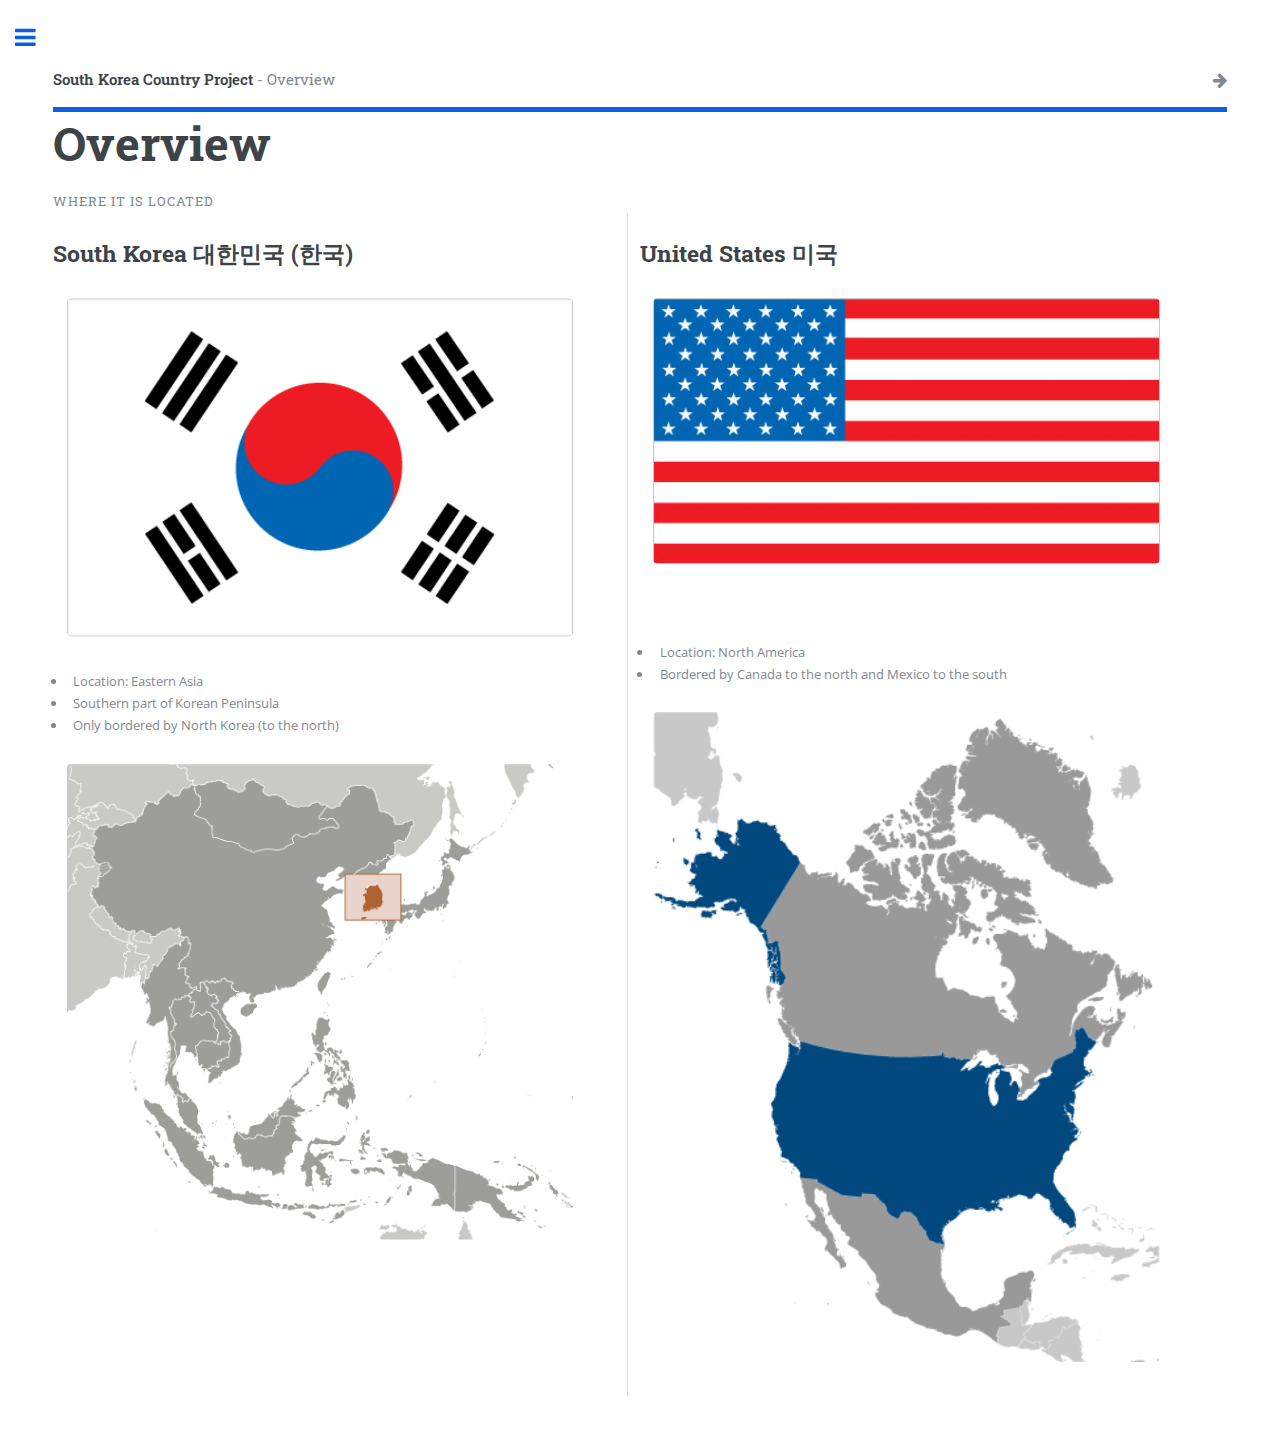
<file: index.html>
<!DOCTYPE HTML>
<html>
	<head>
		<title>Country Project - Overview</title>
		<meta charset="utf-8" />
		<meta name="viewport" content="width=device-width, initial-scale=1, user-scalable=no" />
		<link rel="stylesheet" href="assets/css/main.css" />
	</head>
	<body class="is-preload">

		<!-- Wrapper -->
			<div id="wrapper">

				<!-- Main -->
					<div id="main">
						<div class="inner">

							<!-- Header -->
								<header id="header">
									<a href="index.html" class="logo"><strong>South Korea Country Project</strong> - Overview</a>
									<ul class="icons">
										<li><a href="people.html" class="icon fa-arrow-right"><span class="label"></span></a></li>
									</ul>
								</header>

							<!-- Banner -->
								<section id="banner">
									<div class="content">
										<header>
											<h1>Overview</h1>
											<p>Where It Is Located</p>
										</header>
										<div class="posts">
											<article>
												<h2>South Korea 대한민국 (한국)</h2>
												<span class="object">
													<img src="images/krflag.png" alt="" />
												</span>
												<ul>
													<li>Location: Eastern Asia</li>
													<li>Southern part of Korean Peninsula</li>
													<li>Only bordered by North Korea (to the north)</li>
												</ul>
												<span class="object">
													<img src="images/krmap.png" alt="" />
												</span>
											</article>
											<article>
												<h2>United States 미국</h2>
												<span class="object">
													<img src="images/usflag.png" alt="" />
												</span>
												<br><br>
												<ul>
													<li>Location: North America</li>
													<li>Bordered by Canada to the north and Mexico to the south</li>
												</ul>
												<span class="object">
														<img src="images/usmap.png" alt="" />
												</span>
											</article>
										</div>
										<!--
										<ul class="actions">
											<li><a href="#" class="button big">Learn More</a></li>
										</ul>
									-->
									</div>
									
								</section>

							<!-- Section -->
							<!--
								<section>
									<header class="major">
										<h2>Erat lacinia</h2>
									</header>
									<div class="features">
										<article>
											<span class="icon fa-diamond"></span>
											<div class="content">
												<h3>Portitor ullamcorper</h3>
												<p>Aenean ornare velit lacus, ac varius enim lorem ullamcorper dolore. Proin aliquam facilisis ante interdum. Sed nulla amet lorem feugiat tempus aliquam.</p>
											</div>
										</article>
										<article>
											<span class="icon fa-paper-plane"></span>
											<div class="content">
												<h3>Sapien veroeros</h3>
												<p>Aenean ornare velit lacus, ac varius enim lorem ullamcorper dolore. Proin aliquam facilisis ante interdum. Sed nulla amet lorem feugiat tempus aliquam.</p>
											</div>
										</article>
										<article>
											<span class="icon fa-rocket"></span>
											<div class="content">
												<h3>Quam lorem ipsum</h3>
												<p>Aenean ornare velit lacus, ac varius enim lorem ullamcorper dolore. Proin aliquam facilisis ante interdum. Sed nulla amet lorem feugiat tempus aliquam.</p>
											</div>
										</article>
										<article>
											<span class="icon fa-signal"></span>
											<div class="content">
												<h3>Sed magna finibus</h3>
												<p>Aenean ornare velit lacus, ac varius enim lorem ullamcorper dolore. Proin aliquam facilisis ante interdum. Sed nulla amet lorem feugiat tempus aliquam.</p>
											</div>
										</article>
									</div>
								</section>
-->
							<!-- Section -->
							<!--
								<section>
									<header class="major">
										<h2>Ipsum sed dolor</h2>
									</header>
									<div class="posts">
										<article>
											<a href="#" class="image"><img src="images/pic01.jpg" alt="" /></a>
											<h3>Interdum aenean</h3>
											<p>Aenean ornare velit lacus, ac varius enim lorem ullamcorper dolore. Proin aliquam facilisis ante interdum. Sed nulla amet lorem feugiat tempus aliquam.</p>
											<ul class="actions">
												<li><a href="#" class="button">More</a></li>
											</ul>
										</article>
										<article>
											<a href="#" class="image"><img src="images/pic02.jpg" alt="" /></a>
											<h3>Nulla amet dolore</h3>
											<p>Aenean ornare velit lacus, ac varius enim lorem ullamcorper dolore. Proin aliquam facilisis ante interdum. Sed nulla amet lorem feugiat tempus aliquam.</p>
											<ul class="actions">
												<li><a href="#" class="button">More</a></li>
											</ul>
										</article>
										<article>
											<a href="#" class="image"><img src="images/pic03.jpg" alt="" /></a>
											<h3>Tempus ullamcorper</h3>
											<p>Aenean ornare velit lacus, ac varius enim lorem ullamcorper dolore. Proin aliquam facilisis ante interdum. Sed nulla amet lorem feugiat tempus aliquam.</p>
											<ul class="actions">
												<li><a href="#" class="button">More</a></li>
											</ul>
										</article>
										<article>
											<a href="#" class="image"><img src="images/pic04.jpg" alt="" /></a>
											<h3>Sed etiam facilis</h3>
											<p>Aenean ornare velit lacus, ac varius enim lorem ullamcorper dolore. Proin aliquam facilisis ante interdum. Sed nulla amet lorem feugiat tempus aliquam.</p>
											<ul class="actions">
												<li><a href="#" class="button">More</a></li>
											</ul>
										</article>
										<article>
											<a href="#" class="image"><img src="images/pic05.jpg" alt="" /></a>
											<h3>Feugiat lorem aenean</h3>
											<p>Aenean ornare velit lacus, ac varius enim lorem ullamcorper dolore. Proin aliquam facilisis ante interdum. Sed nulla amet lorem feugiat tempus aliquam.</p>
											<ul class="actions">
												<li><a href="#" class="button">More</a></li>
											</ul>
										</article>
										<article>
											<a href="#" class="image"><img src="images/pic06.jpg" alt="" /></a>
											<h3>Amet varius aliquam</h3>
											<p>Aenean ornare velit lacus, ac varius enim lorem ullamcorper dolore. Proin aliquam facilisis ante interdum. Sed nulla amet lorem feugiat tempus aliquam.</p>
											<ul class="actions">
												<li><a href="#" class="button">More</a></li>
											</ul>
										</article>
									</div>
								</section>
-->
						</div>
					</div>

				<!-- Sidebar -->
					<div id="sidebar">
						<div class="inner">

							<!-- Search -->
							<!--
								<section id="search" class="alt">
									<form method="post" action="#">
										<input type="text" name="query" id="query" placeholder="Search" />
									</form>
								</section>
-->
							<!-- Menu -->
								<nav id="menu">
									<header class="major">
										<h2>Navigation</h2>
									</header>
									<ul>
										<li><a href="index.html">Overview</a></li>
										<li><a href="people.html">People and Society</a></li>
										<li>
											<span class="opener">Government</span>
											<ul>
												<li><a href="govtype.html">Type of Government</a></li>
												<li><a href="govexe.html">Executive</a></li>
												<li><a href="govleg.html">Legislative</a></li>
												<li><a href="govjud.html">Judicial</a></li>
											</ul>
										</li>
										<li><a href="economy.html">Economy</a></li>
										<li><a href="costofliving.html">Cost of Living</a></li>
										<li><a href="military.html">Military</a></li>
										<li><a href="communication.html">Communication</a></li>
										<li><a href="energy.html">Energy</a></li>
										<li><a href="transportation.html">Transportation</a></li>
										<li><a href="facts.html">Interesting Facts</a></li>
										<li><a href="food.html">Samgak Gimbap 삼각김밥</a></li>
									</ul>
								</nav>

							<!-- Section -->
							<!--
								<section>
									<header class="major">
										<h2>Ante interdum</h2>
									</header>
									<div class="mini-posts">
										<article>
											<a href="#" class="image"><img src="images/pic07.jpg" alt="" /></a>
											<p>Aenean ornare velit lacus, ac varius enim lorem ullamcorper dolore aliquam.</p>
										</article>
										<article>
											<a href="#" class="image"><img src="images/pic08.jpg" alt="" /></a>
											<p>Aenean ornare velit lacus, ac varius enim lorem ullamcorper dolore aliquam.</p>
										</article>
										<article>
											<a href="#" class="image"><img src="images/pic09.jpg" alt="" /></a>
											<p>Aenean ornare velit lacus, ac varius enim lorem ullamcorper dolore aliquam.</p>
										</article>
									</div>
									<ul class="actions">
										<li><a href="#" class="button">More</a></li>
									</ul>
								</section>
-->
							<!-- Section -->
							<!--
								<section>
									<header class="major">
										<h2>Get in touch</h2>
									</header>
									<p>Sed varius enim lorem ullamcorper dolore aliquam aenean ornare velit lacus, ac varius enim lorem ullamcorper dolore. Proin sed aliquam facilisis ante interdum. Sed nulla amet lorem feugiat tempus aliquam.</p>
									<ul class="contact">
										<li class="fa-envelope-o"><a href="#">information@untitled.tld</a></li>
										<li class="fa-phone">(000) 000-0000</li>
										<li class="fa-home">1234 Somewhere Road #8254<br />
										Nashville, TN 00000-0000</li>
									</ul>
								</section>
-->
							<!-- Footer -->
								<footer id="footer">
									<p class="copyright">Daniel Nguyen <br>
									Shenkman 4A</p>
								</footer>

						</div>
					</div>

			</div>

		<!-- Scripts -->
			<script src="assets/js/jquery.min.js"></script>
			<script src="assets/js/browser.min.js"></script>
			<script src="assets/js/breakpoints.min.js"></script>
			<script src="assets/js/util.js"></script>
			<script src="assets/js/main.js"></script>

	</body>
</html>
</file>
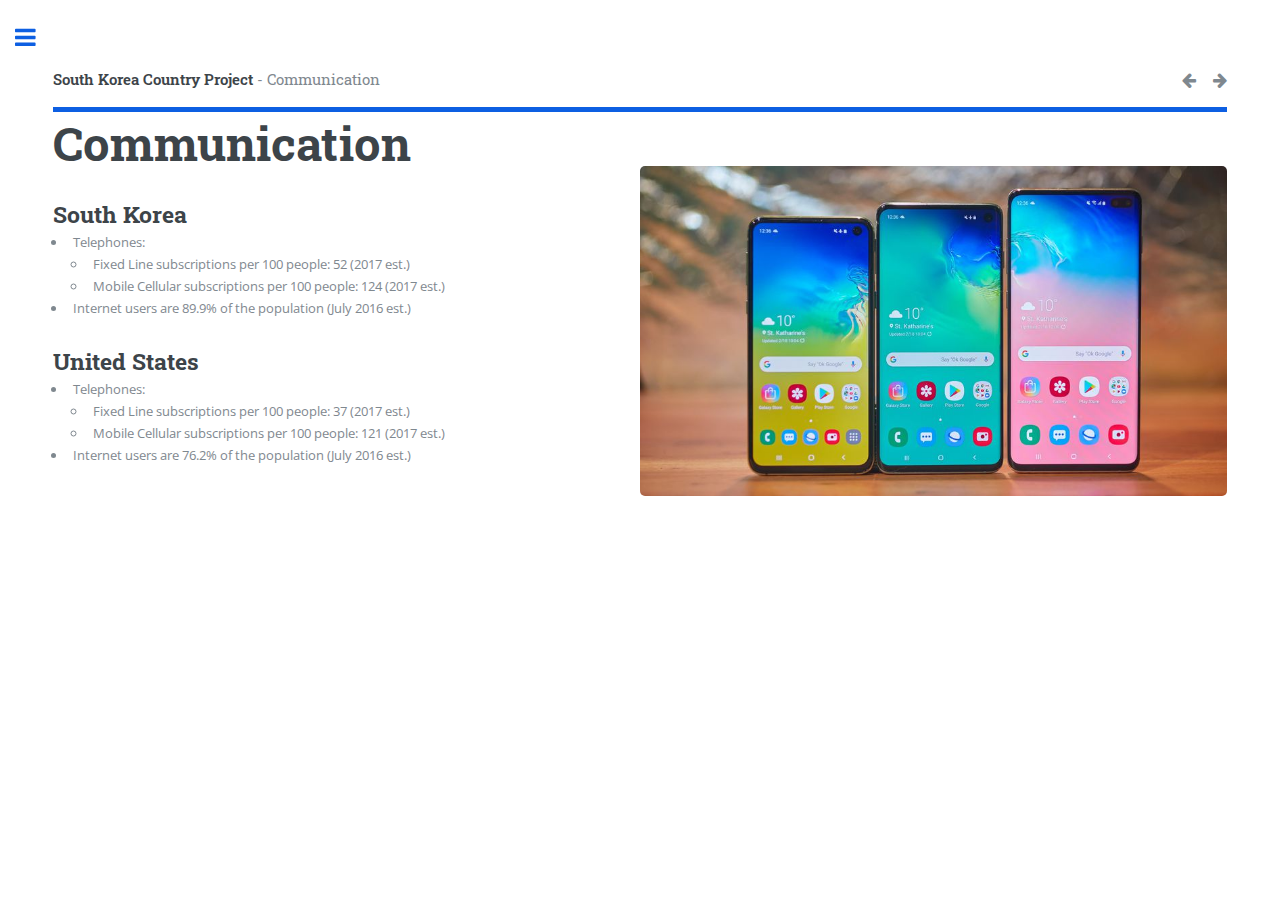
<file: communication.html>
<!DOCTYPE HTML>
<html>
	<head>
		<title>Country Project - Communication</title>
		<meta charset="utf-8" />
		<meta name="viewport" content="width=device-width, initial-scale=1, user-scalable=no" />
		<link rel="stylesheet" href="assets/css/main.css" />
	</head>
	<body class="is-preload">

		<!-- Wrapper -->
			<div id="wrapper">

				<!-- Main -->
					<div id="main">
						<div class="inner">

							<!-- Header -->
								<header id="header">
									<a href="index.html" class="logo"><strong>South Korea Country Project</strong> - Communication</a>
									<ul class="icons">
										<li><a href="military.html" class="icon fa-arrow-left"><span class="label"></span></a></li>
										<li><a href="energy.html" class="icon fa-arrow-right"><span class="label"></span></a></li>
									</ul>
								</header>

							<!-- Banner -->
								<section id="banner">
									<div class="content">
										<header>
											<h1>Communication</h1>
										</header>
												<h2>South Korea</h2>
												<ul>
													<li>Telephones:
														<ul style="list-style-type:circle;">
															<li>Fixed Line subscriptions per 100 people: 52 (2017 est.)</li>
															<li>Mobile Cellular subscriptions per 100 people: 124 (2017 est.)</li>
														</ul>
													</li>
													<li>Internet users are 89.9% of the population (July 2016 est.)</li>
												</ul>
												<h2>United States</h2>
												<ul>
													<li>Telephones:
														<ul style="list-style-type:circle;">
															<li>Fixed Line subscriptions per 100 people: 37 (2017 est.)</li>
															<li>Mobile Cellular subscriptions per 100 people: 121 (2017 est.)</li>
														</ul>
													</li>
													<li>Internet users are 76.2% of the population (July 2016 est.)</li>
												</ul>
												
									</div>
									<span class="image object">
										<img src="images/krcommunication.jpg" alt="" />
									</span>
								</section>

						</div>
					</div>

				<!-- Sidebar -->
					<div id="sidebar">
						<div class="inner">

							<!-- Menu -->
								<nav id="menu">
									<header class="major">
										<h2>Navigation</h2>
									</header>
									<ul>
										<li><a href="index.html">Overview</a></li>
										<li><a href="people.html">People and Society</a></li>
										<li>
											<span class="opener">Government</span>
											<ul>
												<li><a href="govtype.html">Type of Government</a></li>
												<li><a href="govexe.html">Executive</a></li>
												<li><a href="govleg.html">Legislative</a></li>
												<li><a href="govjud.html">Judicial</a></li>
											</ul>
										</li>
										<li><a href="economy.html">Economy</a></li>
										<li><a href="costofliving.html">Cost of Living</a></li>
										<li><a href="military.html">Military</a></li>
										<li><a href="communication.html">Communication</a></li>
										<li><a href="energy.html">Energy</a></li>
										<li><a href="transportation.html">Transportation</a></li>
										<li><a href="facts.html">Interesting Facts</a></li>
										<li><a href="food.html">Samgak Gimbap 삼각김밥</a></li>
									</ul>
								</nav>

							<!-- Footer -->
								<footer id="footer">
									<p class="copyright">Daniel Nguyen <br>
									Shenkman 4A</p>
								</footer>

						</div>
					</div>

			</div>

		<!-- Scripts -->
			<script src="assets/js/jquery.min.js"></script>
			<script src="assets/js/browser.min.js"></script>
			<script src="assets/js/breakpoints.min.js"></script>
			<script src="assets/js/util.js"></script>
			<script src="assets/js/main.js"></script>

	</body>
</html>
</file>
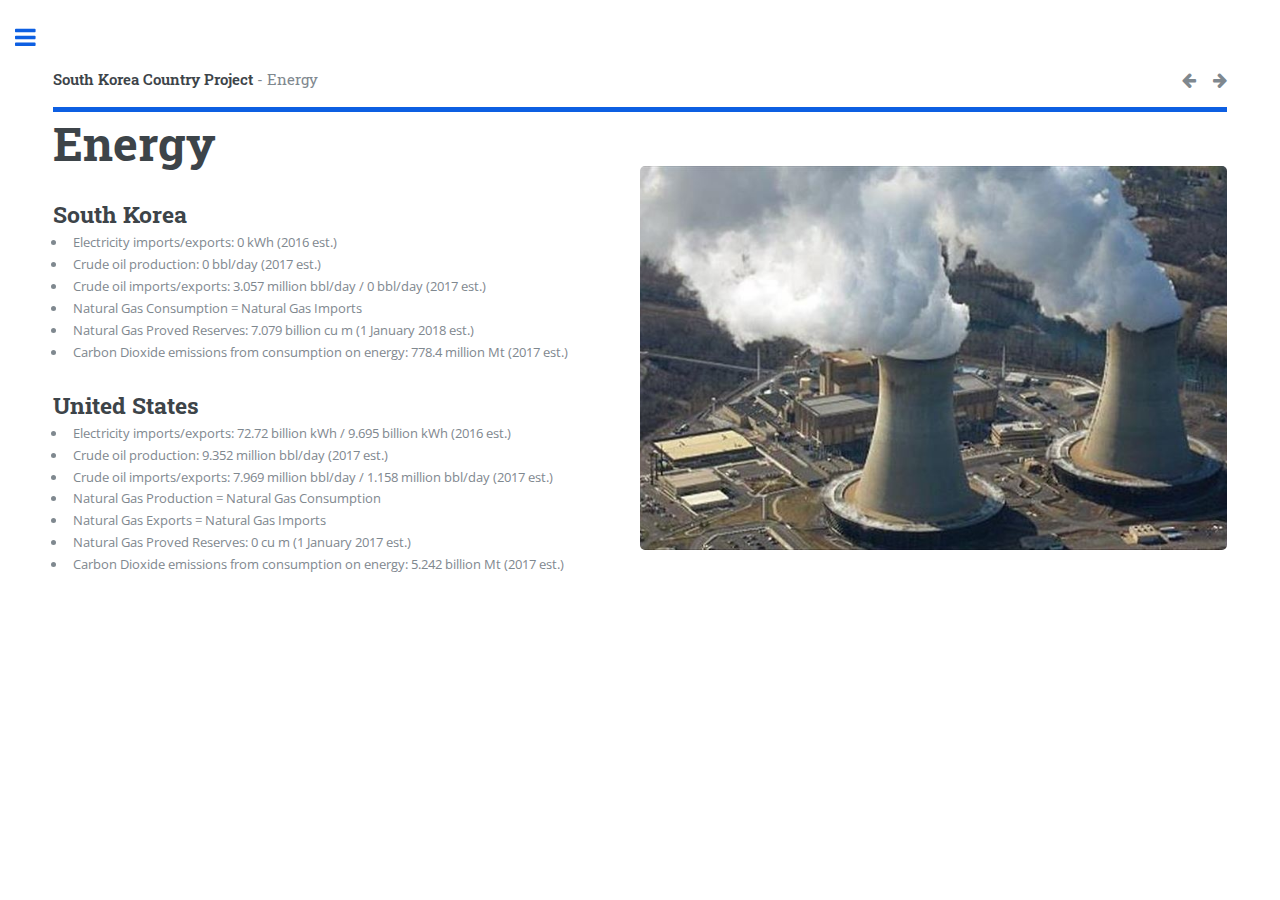
<file: energy.html>
<!DOCTYPE HTML>
<html>
	<head>
		<title>Country Project - Energy</title>
		<meta charset="utf-8" />
		<meta name="viewport" content="width=device-width, initial-scale=1, user-scalable=no" />
		<link rel="stylesheet" href="assets/css/main.css" />
	</head>
	<body class="is-preload">

		<!-- Wrapper -->
			<div id="wrapper">

				<!-- Main -->
					<div id="main">
						<div class="inner">

							<!-- Header -->
								<header id="header">
									<a href="index.html" class="logo"><strong>South Korea Country Project</strong> - Energy</a>
									<ul class="icons">
										<li><a href="communication.html" class="icon fa-arrow-left"><span class="label"></span></a></li>
										<li><a href="transportation.html" class="icon fa-arrow-right"><span class="label"></span></a></li>
									</ul>
								</header>

							<!-- Banner -->
								<section id="banner">
									<div class="content">
										<header>
											<h1>Energy</h1>
										</header>
												<h2>South Korea</h2>
												<ul>
													<li>Electricity imports/exports: 0 kWh (2016 est.)</li>
													<li>Crude oil production: 0 bbl/day (2017 est.)</li>
													<li>Crude oil imports/exports: 3.057 million bbl/day / 0 bbl/day (2017 est.)</li>
													<li>Natural Gas Consumption = Natural Gas Imports</li>
													<li>Natural Gas Proved Reserves: 7.079 billion cu m (1 January 2018 est.)</li>
													<li>Carbon Dioxide emissions from consumption on energy: 778.4 million Mt (2017 est.)</li>
												</ul>
												<h2>United States</h2>
												<ul>
													<li>Electricity imports/exports: 72.72 billion kWh / 9.695 billion kWh (2016 est.)</li>
													<li>Crude oil production: 9.352 million bbl/day (2017 est.)</li>
													<li>Crude oil imports/exports: 7.969 million bbl/day / 1.158 million bbl/day (2017 est.)</li>
													<li>Natural Gas Production = Natural Gas Consumption</li>
													<li>Natural Gas Exports = Natural Gas Imports</li>
													<li>Natural Gas Proved Reserves: 0 cu m (1 January 2017 est.)</li>
													<li>Carbon Dioxide emissions from consumption on energy: 5.242 billion Mt (2017 est.)</li>
												</ul>
												
									</div>
									<span class="image object">
										<img src="images/krenergy.jpg" alt="" />
									</span>
								</section>

						</div>
					</div>

				<!-- Sidebar -->
					<div id="sidebar">
						<div class="inner">

							<!-- Menu -->
								<nav id="menu">
									<header class="major">
										<h2>Navigation</h2>
									</header>
									<ul>
										<li><a href="index.html">Overview</a></li>
										<li><a href="people.html">People and Society</a></li>
										<li>
											<span class="opener">Government</span>
											<ul>
												<li><a href="govtype.html">Type of Government</a></li>
												<li><a href="govexe.html">Executive</a></li>
												<li><a href="govleg.html">Legislative</a></li>
												<li><a href="govjud.html">Judicial</a></li>
											</ul>
										</li>
										<li><a href="economy.html">Economy</a></li>
										<li><a href="costofliving.html">Cost of Living</a></li>
										<li><a href="military.html">Military</a></li>
										<li><a href="communication.html">Communication</a></li>
										<li><a href="energy.html">Energy</a></li>
										<li><a href="transportation.html">Transportation</a></li>
										<li><a href="facts.html">Interesting Facts</a></li>
										<li><a href="food.html">Samgak Gimbap 삼각김밥</a></li>
									</ul>
								</nav>

							<!-- Footer -->
								<footer id="footer">
									<p class="copyright">Daniel Nguyen <br>
									Shenkman 4A</p>
								</footer>

						</div>
					</div>

			</div>

		<!-- Scripts -->
			<script src="assets/js/jquery.min.js"></script>
			<script src="assets/js/browser.min.js"></script>
			<script src="assets/js/breakpoints.min.js"></script>
			<script src="assets/js/util.js"></script>
			<script src="assets/js/main.js"></script>

	</body>
</html>
</file>
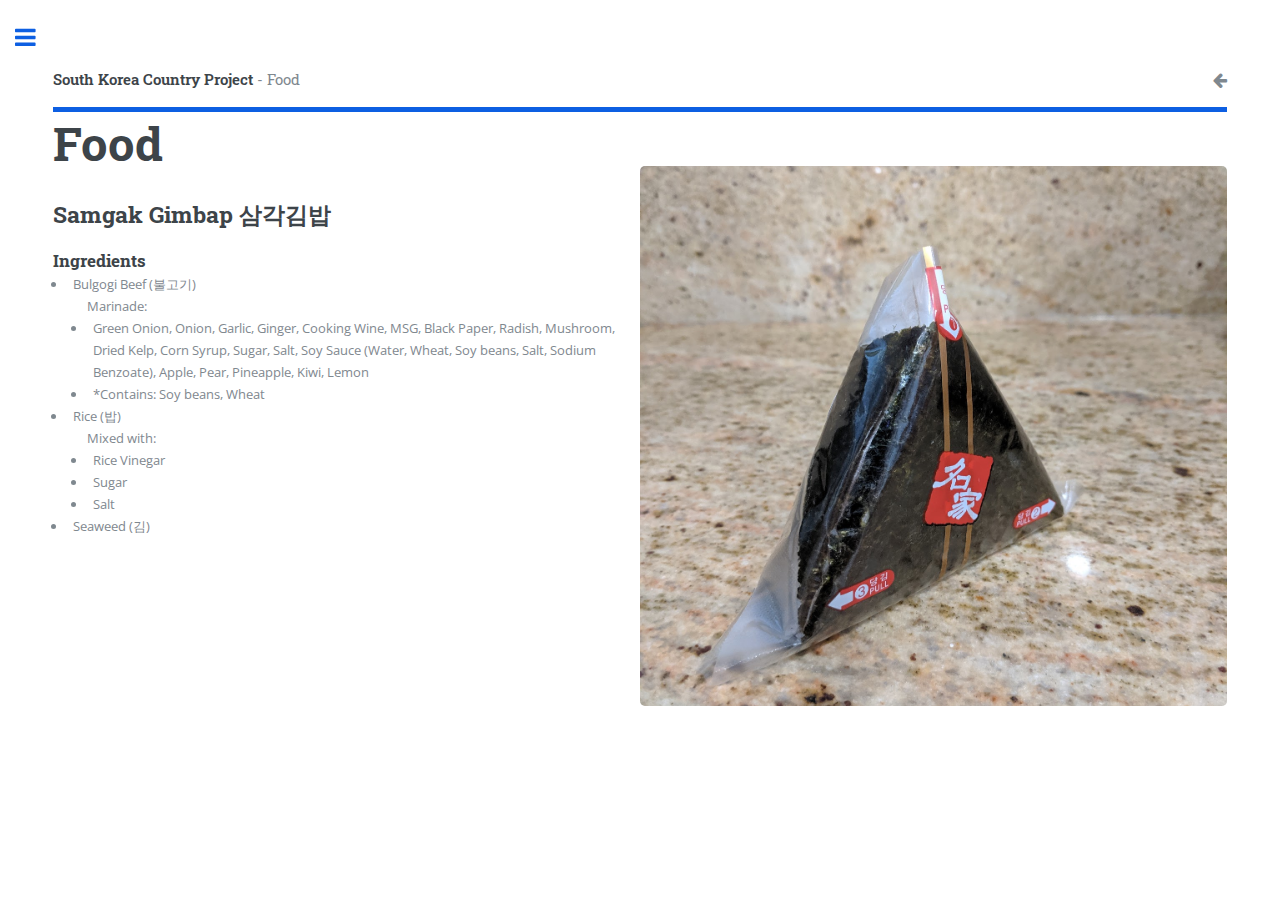
<file: food.html>
<!DOCTYPE HTML>
<html>
	<head>
		<title>Country Project - Food</title>
		<meta charset="utf-8" />
		<meta name="viewport" content="width=device-width, initial-scale=1, user-scalable=no" />
		<link rel="stylesheet" href="assets/css/main.css" />
	</head>
	<body class="is-preload">

		<!-- Wrapper -->
			<div id="wrapper">

				<!-- Main -->
					<div id="main">
						<div class="inner">

							<!-- Header -->
								<header id="header">
									<a href="index.html" class="logo"><strong>South Korea Country Project</strong> - Food</a>
									<ul class="icons">
										<li><a href="facts.html" class="icon fa-arrow-left"><span class="label"></span></a></li>
										<!--<li><a href="" class="icon fa-arrow-right"><span class="label"></span></a></li>-->
									</ul>
								</header>

							<!-- Banner -->
								<section id="banner">
									<div class="content">
										<header>
											<h1>Food</h1>
										</header>
												<h2>Samgak Gimbap 삼각김밥</h2>
												<h3>Ingredients</h3>
												<ul>
													<li>Bulgogi Beef (불고기)
														<ul>Marinade:
															<li>Green Onion, Onion, Garlic, Ginger, Cooking Wine, MSG, Black Paper, Radish, Mushroom, Dried Kelp, Corn Syrup, Sugar, Salt, Soy Sauce (Water, Wheat, Soy beans, Salt, Sodium Benzoate), Apple, Pear, Pineapple, Kiwi, Lemon</li>
															<li>*Contains: Soy beans, Wheat</li>
														</ul>
													</li>
													<li>Rice (밥)
														<ul>Mixed with:
															<li>Rice Vinegar</li>
															<li>Sugar</li>
															<li>Salt</li>
														</ul>
													</li>
													<li>Seaweed (김)</li>
												</ul>
									</div>
									<span class="image object">
										<img src="images/krfood.jpg" alt="" />
									</span>
								</section>

						</div>
					</div>

				<!-- Sidebar -->
					<div id="sidebar">
						<div class="inner">

							<!-- Menu -->
								<nav id="menu">
									<header class="major">
										<h2>Navigation</h2>
									</header>
									<ul>
										<li><a href="index.html">Overview</a></li>
										<li><a href="people.html">People and Society</a></li>
										<li>
											<span class="opener">Government</span>
											<ul>
												<li><a href="govtype.html">Type of Government</a></li>
												<li><a href="govexe.html">Executive</a></li>
												<li><a href="govleg.html">Legislative</a></li>
												<li><a href="govjud.html">Judicial</a></li>
											</ul>
										</li>
										<li><a href="economy.html">Economy</a></li>
										<li><a href="costofliving.html">Cost of Living</a></li>
										<li><a href="military.html">Military</a></li>
										<li><a href="communication.html">Communication</a></li>
										<li><a href="energy.html">Energy</a></li>
										<li><a href="transportation.html">Transportation</a></li>
										<li><a href="facts.html">Interesting Facts</a></li>
										<li><a href="food.html">Samgak Gimbap 삼각김밥</a></li>
									</ul>
								</nav>

							<!-- Footer -->
								<footer id="footer">
									<p class="copyright">Daniel Nguyen <br>
									Shenkman 4A</p>
								</footer>

						</div>
					</div>

			</div>

		<!-- Scripts -->
			<script src="assets/js/jquery.min.js"></script>
			<script src="assets/js/browser.min.js"></script>
			<script src="assets/js/breakpoints.min.js"></script>
			<script src="assets/js/util.js"></script>
			<script src="assets/js/main.js"></script>

	</body>
</html>
</file>
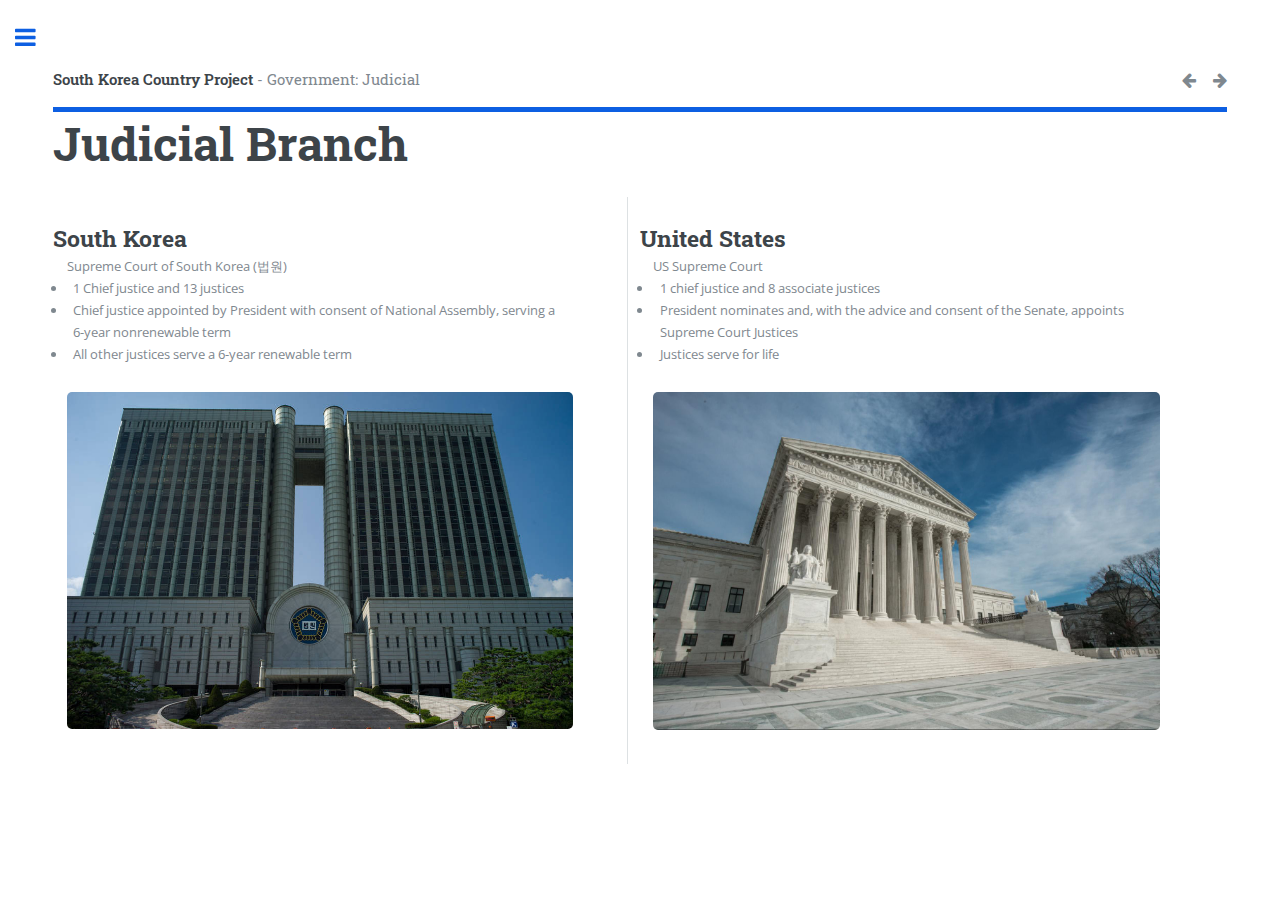
<file: govjud.html>
<!DOCTYPE HTML>
<html>
	<head>
		<title>Country Project - Government: Judicial</title>
		<meta charset="utf-8" />
		<meta name="viewport" content="width=device-width, initial-scale=1, user-scalable=no" />
		<link rel="stylesheet" href="assets/css/main.css" />
	</head>
	<body class="is-preload">

		<!-- Wrapper -->
			<div id="wrapper">

				<!-- Main -->
					<div id="main">
						<div class="inner">

							<!-- Header -->
								<header id="header">
									<a href="index.html" class="logo"><strong>South Korea Country Project</strong> - Government: Judicial</a>
									<ul class="icons">
										<li><a href="govleg.html" class="icon fa-arrow-left"><span class="label"></span></a></li>
										<li><a href="economy.html" class="icon fa-arrow-right"><span class="label"></span></a></li>
									</ul>
								</header>

							<!-- Banner -->
								<section id="banner">
									<div class="content">
										<header>
											<h1>Judicial Branch</h1>
										</header>
										<div class="posts">
											<article>
											<h2>South Korea</h2>
											<ul>
												<lh>Supreme Court of South Korea (법원)</lh>
												<li>1 Chief justice and 13 justices</li>
												<li>Chief justice appointed by President with consent of National Assembly, serving a 6-year nonrenewable term</li>
												<li>All other justices serve a 6-year renewable term</li>
											</ul>
											<span class="object">
												<img src="images/krjud.jpg" alt="" />
											</span>
										</article>
										<article>
											<h2>United States</h2>
											<ul>
												<lh>US Supreme Court</lh>
												<li>1 chief justice and 8 associate justices</li>
												<li>President nominates and, with the advice and consent of the Senate, appoints Supreme Court Justices</li>
												<li>Justices serve for life</li>
											</ul>
											
											<span class="object">
													<img src="images/usjud.jpg" alt="" />
											</span>
										</article>
										</div>
									</div>
								</section>

						</div>
					</div>

				<!-- Sidebar -->
					<div id="sidebar">
						<div class="inner">

							<!-- Menu -->
								<nav id="menu">
									<header class="major">
										<h2>Navigation</h2>
									</header>
									<ul>
										<li><a href="index.html">Overview</a></li>
										<li><a href="people.html">People and Society</a></li>
										<li>
											<span class="opener">Government</span>
											<ul>
												<li><a href="govtype.html">Type of Government</a></li>
												<li><a href="govexe.html">Executive</a></li>
												<li><a href="govleg.html">Legislative</a></li>
												<li><a href="govjud.html">Judicial</a></li>
											</ul>
										</li>
										<li><a href="economy.html">Economy</a></li>
										<li><a href="costofliving.html">Cost of Living</a></li>
										<li><a href="military.html">Military</a></li>
										<li><a href="communication.html">Communication</a></li>
										<li><a href="energy.html">Energy</a></li>
										<li><a href="transportation.html">Transportation</a></li>
										<li><a href="facts.html">Interesting Facts</a></li>
										<li><a href="food.html">Samgak Gimbap 삼각김밥</a></li>
									</ul>
								</nav>

							<!-- Footer -->
								<footer id="footer">
									<p class="copyright">Daniel Nguyen <br>
									Shenkman 4A</p>
								</footer>

						</div>
					</div>

			</div>

		<!-- Scripts -->
			<script src="assets/js/jquery.min.js"></script>
			<script src="assets/js/browser.min.js"></script>
			<script src="assets/js/breakpoints.min.js"></script>
			<script src="assets/js/util.js"></script>
			<script src="assets/js/main.js"></script>

	</body>
</html>
</file>
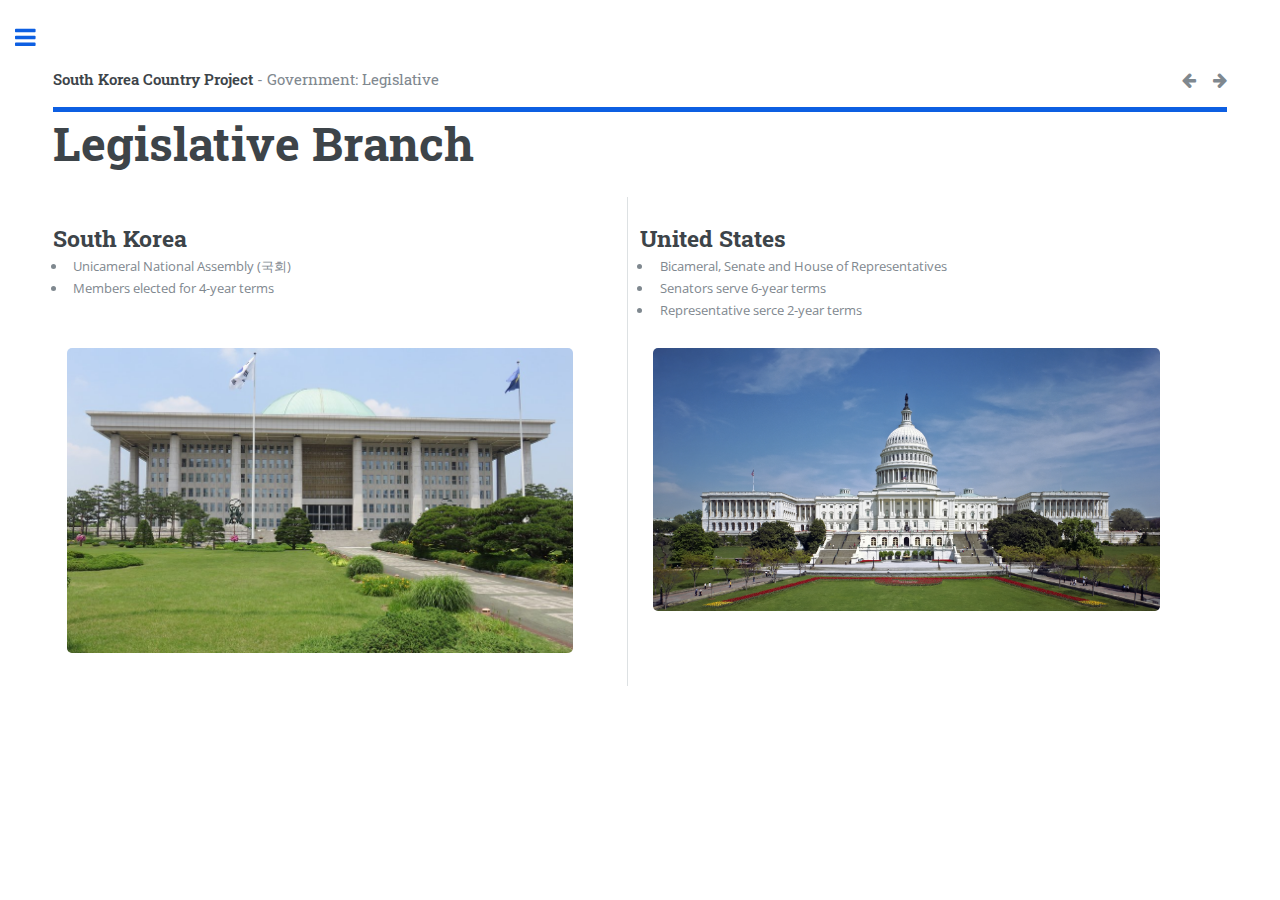
<file: govleg.html>
<!DOCTYPE HTML>
<html>
	<head>
		<title>Country Project - Government: Legislative</title>
		<meta charset="utf-8" />
		<meta name="viewport" content="width=device-width, initial-scale=1, user-scalable=no" />
		<link rel="stylesheet" href="assets/css/main.css" />
	</head>
	<body class="is-preload">

		<!-- Wrapper -->
			<div id="wrapper">

				<!-- Main -->
					<div id="main">
						<div class="inner">

							<!-- Header -->
								<header id="header">
									<a href="index.html" class="logo"><strong>South Korea Country Project</strong> - Government: Legislative</a>
									<ul class="icons">
										<li><a href="govexe.html" class="icon fa-arrow-left"><span class="label"></span></a></li>
										<li><a href="govjud.html" class="icon fa-arrow-right"><span class="label"></span></a></li>
									</ul>
								</header>

							<!-- Banner -->
								<section id="banner">
									<div class="content">
										<header>
											<h1>Legislative Branch</h1>
										</header>
										<div class="posts">
											<article>
											<h2>South Korea</h2>
											<ul>
												<li>Unicameral National Assembly (국회)</li>
												<li>Members elected for 4-year terms</li>
											</ul>
											<br>
											<span class="object">
												<img src="images/krleg.jpg" alt="" />
											</span>
										</article>
										<article>
											<h2>United States</h2>
											<ul>
												<li>Bicameral, Senate and House of Representatives</li>
												<li>Senators serve 6-year terms</li>
												<li>Representative serce 2-year terms</li>
											</ul>
											<span class="object">
													<img src="images/usleg.jpg" alt="" />
											</span>
										</article>
										</div>
									</div>
								</section>

						</div>
					</div>

				<!-- Sidebar -->
					<div id="sidebar">
						<div class="inner">

							<!-- Menu -->
								<nav id="menu">
									<header class="major">
										<h2>Navigation</h2>
									</header>
									<ul>
										<li><a href="index.html">Overview</a></li>
										<li><a href="people.html">People and Society</a></li>
										<li>
											<span class="opener">Government</span>
											<ul>
												<li><a href="govtype.html">Type of Government</a></li>
												<li><a href="govexe.html">Executive</a></li>
												<li><a href="govleg.html">Legislative</a></li>
												<li><a href="govjud.html">Judicial</a></li>
											</ul>
										</li>
										<li><a href="economy.html">Economy</a></li>
										<li><a href="costofliving.html">Cost of Living</a></li>
										<li><a href="military.html">Military</a></li>
										<li><a href="communication.html">Communication</a></li>
										<li><a href="energy.html">Energy</a></li>
										<li><a href="transportation.html">Transportation</a></li>
										<li><a href="facts.html">Interesting Facts</a></li>
										<li><a href="food.html">Samgak Gimbap 삼각김밥</a></li>
									</ul>
								</nav>

							<!-- Footer -->
								<footer id="footer">
									<p class="copyright">Daniel Nguyen <br>
									Shenkman 4A</p>
								</footer>

						</div>
					</div>

			</div>

		<!-- Scripts -->
			<script src="assets/js/jquery.min.js"></script>
			<script src="assets/js/browser.min.js"></script>
			<script src="assets/js/breakpoints.min.js"></script>
			<script src="assets/js/util.js"></script>
			<script src="assets/js/main.js"></script>

	</body>
</html>
</file>
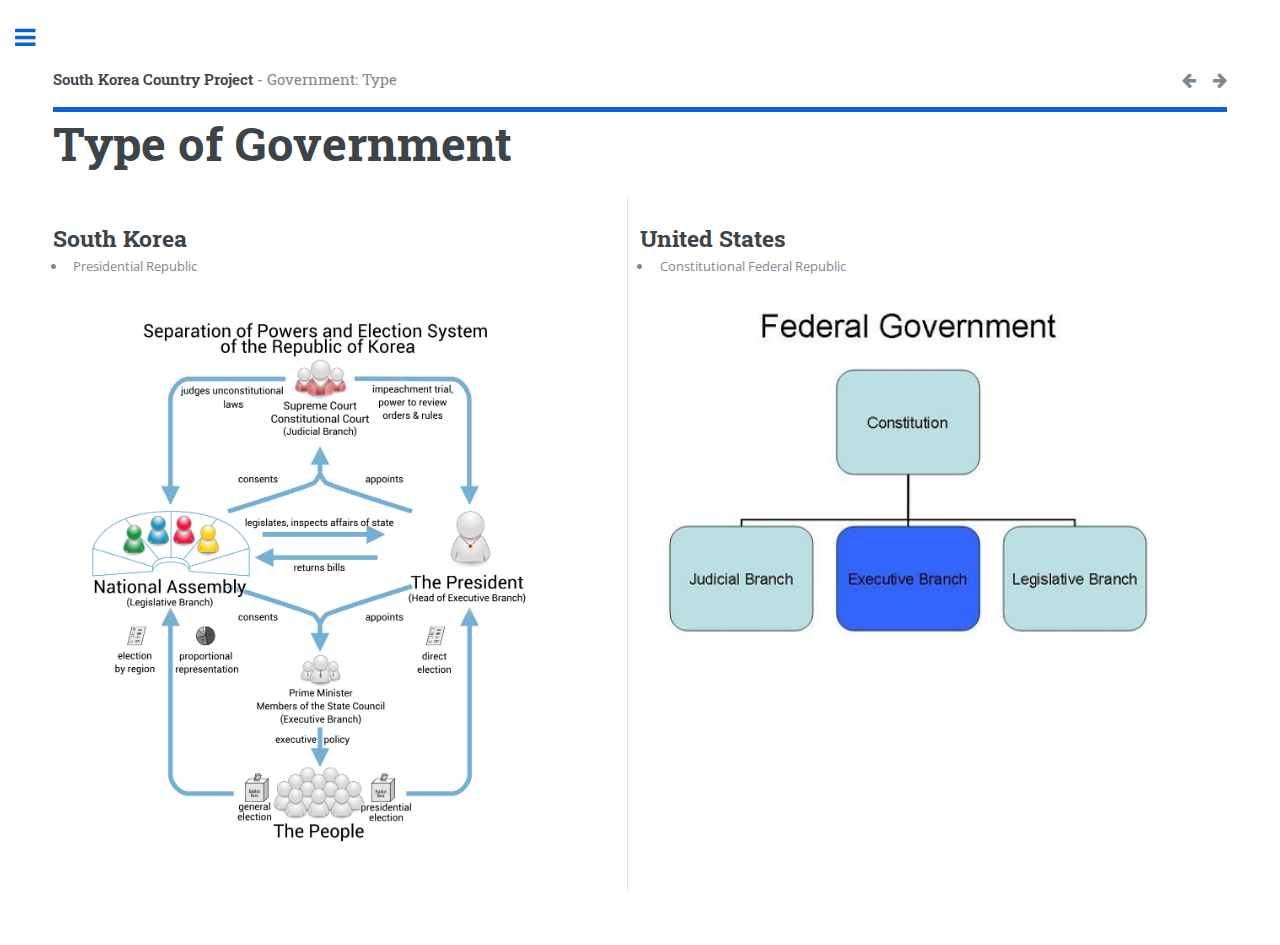
<file: govtype.html>
<!DOCTYPE HTML>
<html>
	<head>
		<title>Country Project - Type of Government</title>
		<meta charset="utf-8" />
		<meta name="viewport" content="width=device-width, initial-scale=1, user-scalable=no" />
		<link rel="stylesheet" href="assets/css/main.css" />
	</head>
	<body class="is-preload">

		<!-- Wrapper -->
			<div id="wrapper">

				<!-- Main -->
					<div id="main">
						<div class="inner">

							<!-- Header -->
								<header id="header">
									<a href="index.html" class="logo"><strong>South Korea Country Project</strong> - Government: Type</a>
									<ul class="icons">
										<li><a href="people.html" class="icon fa-arrow-left"><span class="label"></span></a></li>
										<li><a href="govexe.html" class="icon fa-arrow-right"><span class="label"></span></a></li>
									</ul>
								</header>

							<!-- Banner -->
								<section id="banner">
									<div class="content">
										<header>
											<h1>Type of Government</h1>
										</header>
										<div class="posts">
											<article>
											<h2>South Korea</h2>
											<ul>
												<li>Presidential Republic</li>
											</ul>
											<span class="object">
												<img src="images/krgovtype.png" alt="" />
											</span>
										</article>
										<article>
											<h2>United States</h2>
											<ul>
												<li>Constitutional Federal Republic</li>
											</ul>
											
											<span class="object">
													<img src="images/usgovtype.png" alt="" />
											</span>
										</article>
										</div>
									</div>
								</section>

						</div>
					</div>

				<!-- Sidebar -->
					<div id="sidebar">
						<div class="inner">

							<!-- Menu -->
								<nav id="menu">
									<header class="major">
										<h2>Navigation</h2>
									</header>
									<ul>
										<li><a href="index.html">Overview</a></li>
										<li><a href="people.html">People and Society</a></li>
										<li>
											<span class="opener">Government</span>
											<ul>
												<li><a href="govtype.html">Type of Government</a></li>
												<li><a href="govexe.html">Executive</a></li>
												<li><a href="govleg.html">Legislative</a></li>
												<li><a href="govjud.html">Judicial</a></li>
											</ul>
										</li>
										<li><a href="economy.html">Economy</a></li>
										<li><a href="costofliving.html">Cost of Living</a></li>
										<li><a href="military.html">Military</a></li>
										<li><a href="communication.html">Communication</a></li>
										<li><a href="energy.html">Energy</a></li>
										<li><a href="transportation.html">Transportation</a></li>
										<li><a href="facts.html">Interesting Facts</a></li>
										<li><a href="food.html">Samgak Gimbap 삼각김밥</a></li>
									</ul>
								</nav>

							<!-- Footer -->
								<footer id="footer">
									<p class="copyright">Daniel Nguyen <br>
									Shenkman 4A</p>
								</footer>

						</div>
					</div>

			</div>

		<!-- Scripts -->
			<script src="assets/js/jquery.min.js"></script>
			<script src="assets/js/browser.min.js"></script>
			<script src="assets/js/breakpoints.min.js"></script>
			<script src="assets/js/util.js"></script>
			<script src="assets/js/main.js"></script>

	</body>
</html>
</file>
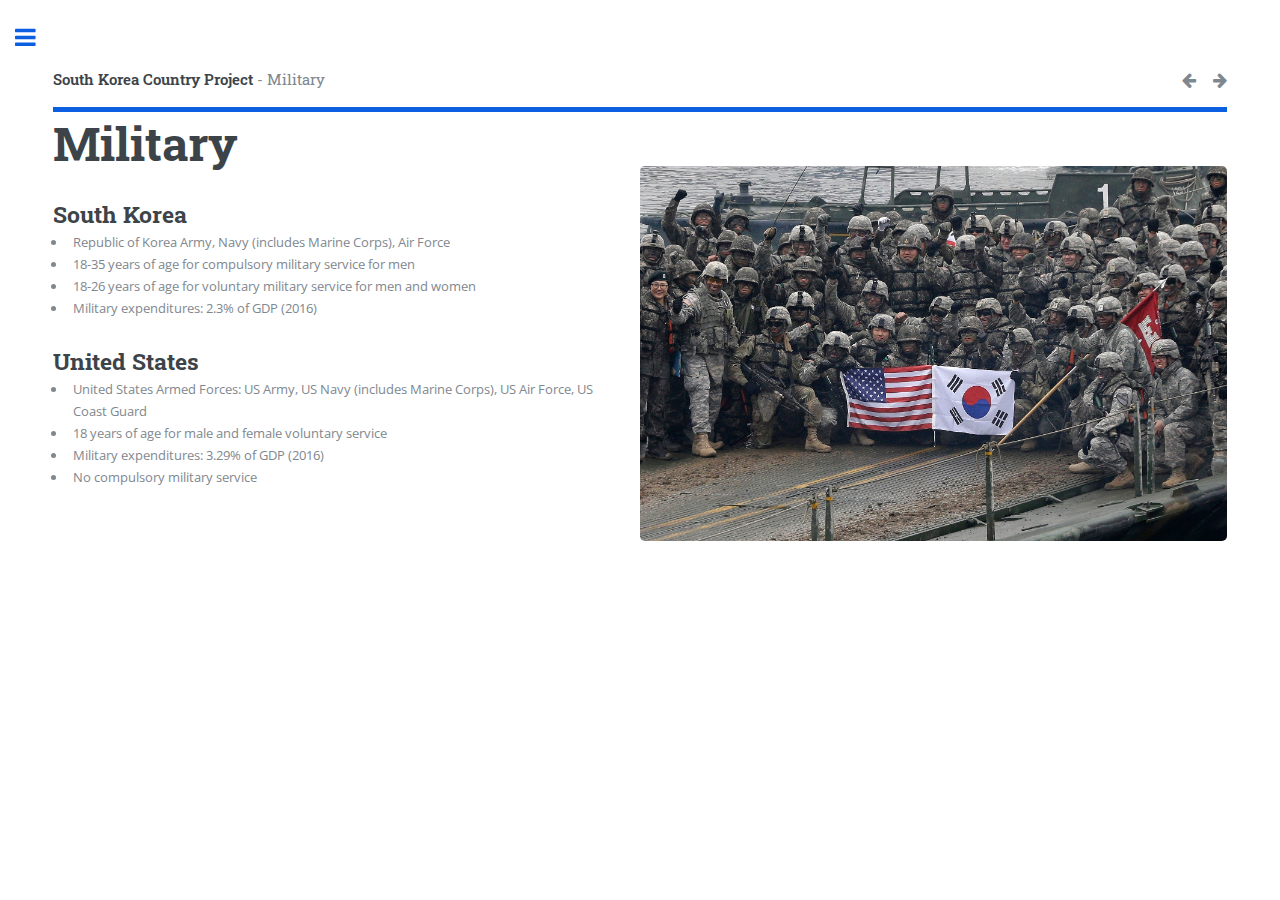
<file: military.html>
<!DOCTYPE HTML>
<html>
	<head>
		<title>Country Project - Military</title>
		<meta charset="utf-8" />
		<meta name="viewport" content="width=device-width, initial-scale=1, user-scalable=no" />
		<link rel="stylesheet" href="assets/css/main.css" />
	</head>
	<body class="is-preload">

		<!-- Wrapper -->
			<div id="wrapper">

				<!-- Main -->
					<div id="main">
						<div class="inner">

							<!-- Header -->
								<header id="header">
									<a href="index.html" class="logo"><strong>South Korea Country Project</strong> - Military</a>
									<ul class="icons">
										<li><a href="costofliving.html" class="icon fa-arrow-left"><span class="label"></span></a></li>
										<li><a href="communication.html" class="icon fa-arrow-right"><span class="label"></span></a></li>
									</ul>
								</header>

							<!-- Banner -->
								<section id="banner">
									<div class="content">
										<header>
											<h1>Military</h1>
										</header>
										<h2>South Korea</h2>
										<ul>
											<li>Republic of Korea Army, Navy (includes Marine Corps), Air Force</li>
											<li>18-35 years of age for compulsory military service for men</li>
											<li>18-26 years of age for voluntary military service for men and women</li>
											<li>Military expenditures: 2.3% of GDP (2016)</li>
										</ul>
										<h2>United States</h2>
										<ul>
											<li>United States Armed Forces: US Army, US Navy (includes Marine Corps), US Air Force, US Coast Guard</li>
											<li>18 years of age for male and female voluntary service</li>
											<li>Military expenditures: 3.29% of GDP (2016)</li>
											<li>No compulsory military service</li>
										</ul>

									</div>
									<span class="image object">
										<img src="images/krusmilitary.jpg" alt="" />
									</span>
								</section>

						</div>
					</div>

				<!-- Sidebar -->
					<div id="sidebar">
						<div class="inner">

							<!-- Menu -->
								<nav id="menu">
									<header class="major">
										<h2>Navigation</h2>
									</header>
									<ul>
										<li><a href="index.html">Overview</a></li>
										<li><a href="people.html">People and Society</a></li>
										<li>
											<span class="opener">Government</span>
											<ul>
												<li><a href="govtype.html">Type of Government</a></li>
												<li><a href="govexe.html">Executive</a></li>
												<li><a href="govleg.html">Legislative</a></li>
												<li><a href="govjud.html">Judicial</a></li>
											</ul>
										</li>
										<li><a href="economy.html">Economy</a></li>
										<li><a href="costofliving.html">Cost of Living</a></li>
										<li><a href="military.html">Military</a></li>
										<li><a href="communication.html">Communication</a></li>
										<li><a href="energy.html">Energy</a></li>
										<li><a href="transportation.html">Transportation</a></li>
										<li><a href="facts.html">Interesting Facts</a></li>
										<li><a href="food.html">Samgak Gimbap 삼각김밥</a></li>
									</ul>
								</nav>

							<!-- Footer -->
								<footer id="footer">
									<p class="copyright">Daniel Nguyen <br>
									Shenkman 4A</p>
								</footer>

						</div>
					</div>

			</div>

		<!-- Scripts -->
			<script src="assets/js/jquery.min.js"></script>
			<script src="assets/js/browser.min.js"></script>
			<script src="assets/js/breakpoints.min.js"></script>
			<script src="assets/js/util.js"></script>
			<script src="assets/js/main.js"></script>

	</body>
</html>
</file>
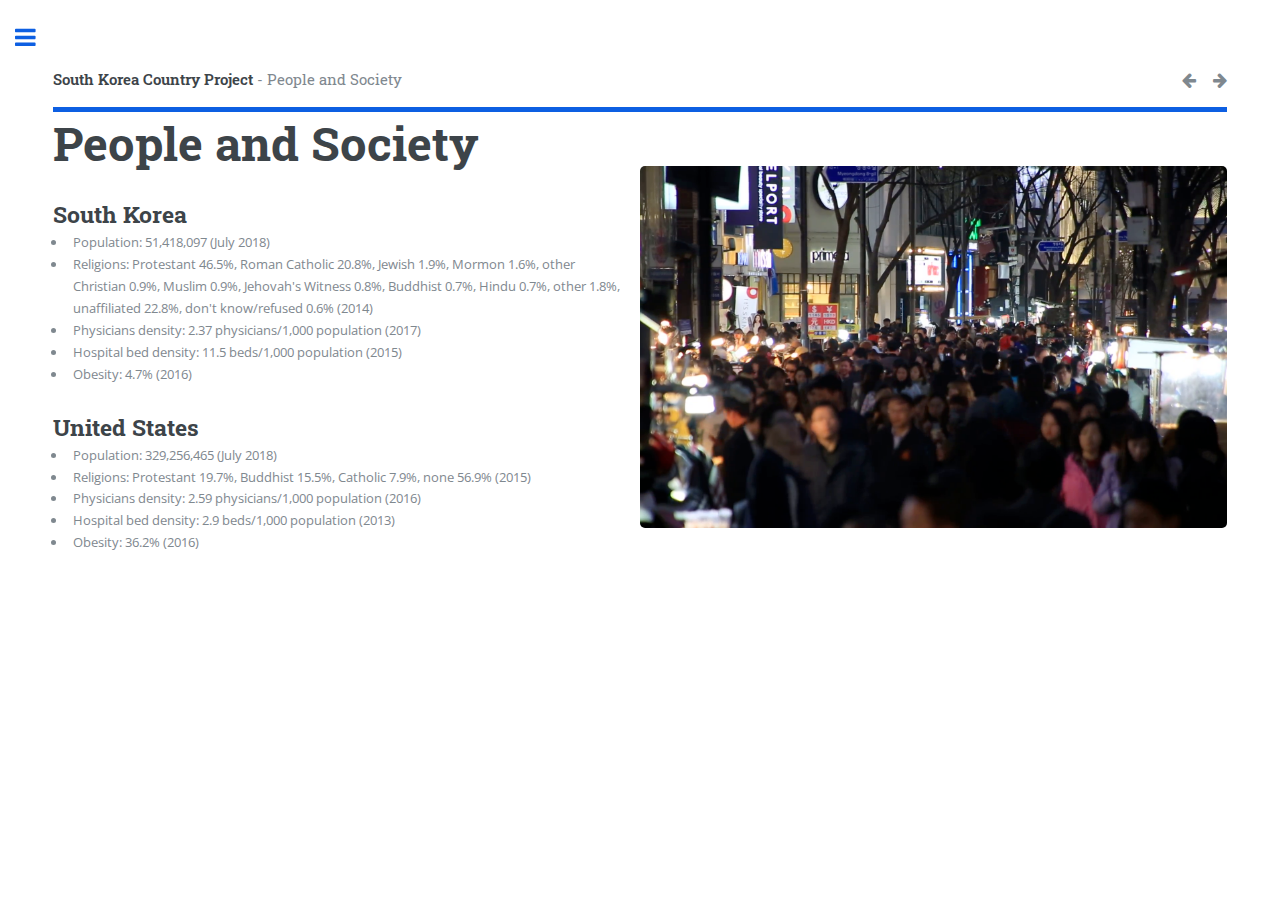
<file: people.html>
<!DOCTYPE HTML>
<html>
	<head>
		<title>Country Project - People and Society</title>
		<meta charset="utf-8" />
		<meta name="viewport" content="width=device-width, initial-scale=1, user-scalable=no" />
		<link rel="stylesheet" href="assets/css/main.css" />
	</head>
	<body class="is-preload">

		<!-- Wrapper -->
			<div id="wrapper">

				<!-- Main -->
					<div id="main">
						<div class="inner">

							<!-- Header -->
								<header id="header">
									<a href="index.html" class="logo"><strong>South Korea Country Project</strong> - People and Society</a>
									<ul class="icons">
										<li><a href="index.html" class="icon fa-arrow-left"><span class="label"></span></a></li>
										<li><a href="govtype.html" class="icon fa-arrow-right"><span class="label"></span></a></li>
									</ul>
								</header>

							<!-- Banner -->
								<section id="banner">
									<div class="content">
										<header>
											<h1>People and Society</h1>
										</header>
										<h2>South Korea</h2>
										<ul>
											<li>Population: 51,418,097 (July 2018)</li>
											<li>Religions: Protestant 46.5%, Roman Catholic 20.8%, Jewish 1.9%, Mormon 1.6%, other Christian 0.9%, Muslim 0.9%, Jehovah's Witness 0.8%, Buddhist 0.7%, Hindu 0.7%, other 1.8%, unaffiliated 22.8%, don't know/refused 0.6% (2014)</li>
											<li>Physicians density: 2.37 physicians/1,000 population (2017)</li>
											<li>Hospital bed density: 11.5 beds/1,000 population (2015)</li>
											<li>Obesity: 4.7% (2016)</li>
										</ul>
										<h2>United States</h2>
										<ul>
											<li>Population: 329,256,465 (July 2018)</li>
											<li>Religions: Protestant 19.7%, Buddhist 15.5%, Catholic 7.9%, none 56.9% (2015)</li>
											<li>Physicians density: 2.59 physicians/1,000 population (2016)</li>
											<li>Hospital bed density: 2.9 beds/1,000 population (2013)</li>
											<li>Obesity: 36.2% (2016)</li>
										</ul>
									</div>
									<span class="image object">
											<img src="images/peopleinstreet.png" alt="" />
									</span>
								</section>
						</div>
					</div>

				<!-- Sidebar -->
					<div id="sidebar">
						<div class="inner">

							<!-- Menu -->
								<nav id="menu">
									<header class="major">
										<h2>Navigation</h2>
									</header>
									<ul>
										<li><a href="index.html">Overview</a></li>
										<li><a href="people.html">People and Society</a></li>
										<li>
											<span class="opener">Government</span>
											<ul>
												<li><a href="govtype.html">Type of Government</a></li>
												<li><a href="govexe.html">Executive</a></li>
												<li><a href="govleg.html">Legislative</a></li>
												<li><a href="govjud.html">Judicial</a></li>
											</ul>
										</li>
										<li><a href="economy.html">Economy</a></li>
										<li><a href="costofliving.html">Cost of Living</a></li>
										<li><a href="military.html">Military</a></li>
										<li><a href="communication.html">Communication</a></li>
										<li><a href="energy.html">Energy</a></li>
										<li><a href="transportation.html">Transportation</a></li>
										<li><a href="facts.html">Interesting Facts</a></li>
										<li><a href="food.html">Samgak Gimbap 삼각김밥</a></li>
									</ul>
								</nav>

							<!-- Footer -->
								<footer id="footer">
									<p class="copyright">Daniel Nguyen <br>
									Shenkman 4A</p>
								</footer>

						</div>
					</div>

			</div>

		<!-- Scripts -->
			<script src="assets/js/jquery.min.js"></script>
			<script src="assets/js/browser.min.js"></script>
			<script src="assets/js/breakpoints.min.js"></script>
			<script src="assets/js/util.js"></script>
			<script src="assets/js/main.js"></script>

	</body>
</html>
</file>
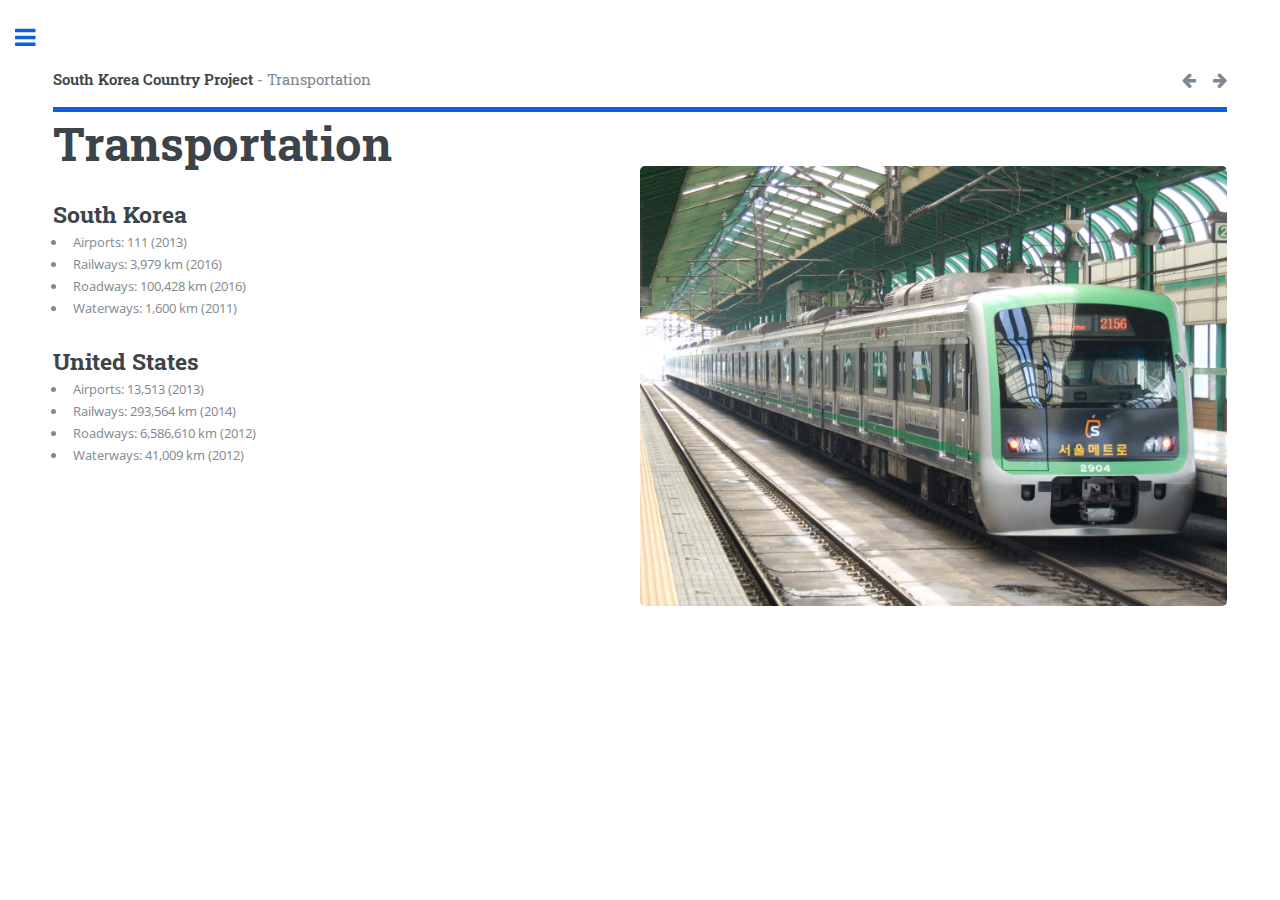
<file: transportation.html>
<!DOCTYPE HTML>
<html>
	<head>
		<title>Country Project - Transportation</title>
		<meta charset="utf-8" />
		<meta name="viewport" content="width=device-width, initial-scale=1, user-scalable=no" />
		<link rel="stylesheet" href="assets/css/main.css" />
	</head>
	<body class="is-preload">

		<!-- Wrapper -->
			<div id="wrapper">

				<!-- Main -->
					<div id="main">
						<div class="inner">

							<!-- Header -->
								<header id="header">
									<a href="index.html" class="logo"><strong>South Korea Country Project</strong> - Transportation</a>
									<ul class="icons">
										<li><a href="energy.html" class="icon fa-arrow-left"><span class="label"></span></a></li>
										<li><a href="facts.html" class="icon fa-arrow-right"><span class="label"></span></a></li>
									</ul>
								</header>

							<!-- Banner -->
								<section id="banner">
									<div class="content">
										<header>
											<h1>Transportation</h1>
										</header>
												<h2>South Korea</h2>
												<ul>
													<li>Airports: 111 (2013)</li>
													<li>Railways: 3,979 km (2016)</li>
													<li>Roadways: 100,428 km (2016)</li>
													<li>Waterways: 1,600 km (2011)</li>
												</ul>
												<h2>United States</h2>
												<ul>
													<li>Airports: 13,513 (2013)</li>
													<li>Railways: 293,564 km (2014)</li>
													<li>Roadways: 6,586,610 km (2012)</li>
													<li>Waterways: 41,009 km (2012)</li>
												</ul>
												
									</div>
									<span class="image object">
										<img src="images/krtransportation.jpg" alt="" />
									</span>
								</section>

						</div>
					</div>

				<!-- Sidebar -->
					<div id="sidebar">
						<div class="inner">

							<!-- Menu -->
								<nav id="menu">
									<header class="major">
										<h2>Navigation</h2>
									</header>
									<ul>
										<li><a href="index.html">Overview</a></li>
										<li><a href="people.html">People and Society</a></li>
										<li>
											<span class="opener">Government</span>
											<ul>
												<li><a href="govtype.html">Type of Government</a></li>
												<li><a href="govexe.html">Executive</a></li>
												<li><a href="govleg.html">Legislative</a></li>
												<li><a href="govjud.html">Judicial</a></li>
											</ul>
										</li>
										<li><a href="economy.html">Economy</a></li>
										<li><a href="costofliving.html">Cost of Living</a></li>
										<li><a href="military.html">Military</a></li>
										<li><a href="communication.html">Communication</a></li>
										<li><a href="energy.html">Energy</a></li>
										<li><a href="transportation.html">Transportation</a></li>
										<li><a href="facts.html">Interesting Facts</a></li>
										<li><a href="food.html">Samgak Gimbap 삼각김밥</a></li>
									</ul>
								</nav>

							<!-- Footer -->
								<footer id="footer">
									<p class="copyright">Daniel Nguyen <br>
									Shenkman 4A</p>
								</footer>

						</div>
					</div>

			</div>

		<!-- Scripts -->
			<script src="assets/js/jquery.min.js"></script>
			<script src="assets/js/browser.min.js"></script>
			<script src="assets/js/breakpoints.min.js"></script>
			<script src="assets/js/util.js"></script>
			<script src="assets/js/main.js"></script>

	</body>
</html>
</file>
<file: assets/css/main.css>
@import url(font-awesome.min.css);
@import url("https://fonts.googleapis.com/css?family=Open+Sans:400,600,400italic,600italic|Roboto+Slab:400,700");

html, body, div, span, applet, object,
iframe, h1, h2, h3, h4, h5, h6, p, blockquote,
pre, a, abbr, acronym, address, big, cite,
code, del, dfn, em, img, ins, kbd, q, s, samp,
small, strike, strong, sub, sup, tt, var, b,
u, i, center, dl, dt, dd, ol, ul, li, fieldset,
form, label, legend, table, caption, tbody,
tfoot, thead, tr, th, td, article, aside,
canvas, details, embed, figure, figcaption,
footer, header, hgroup, menu, nav, output, ruby,
section, summary, time, mark, audio, video {
	margin: 0;
	padding: 0;
	border: 0;
	font-size: 100%;
	font: inherit;
	vertical-align: baseline;
}

article, aside, details, figcaption, figure,
footer, header, hgroup, menu, nav, section {
	display: block;}

body {
	line-height: 1;
}

ol, ul {
	list-style: none;
}

blockquote, q {
	quotes: none;
}

	blockquote:before, blockquote:after, q:before, q:after {
		content: '';
		content: none;
	}

table {
	border-collapse: collapse;
	border-spacing: 0;
}

body {
	-webkit-text-size-adjust: none;
}

mark {
	background-color: transparent;
	color: inherit;
}

input::-moz-focus-inner {
	border: 0;
	padding: 0;
}

input, select, textarea {
	-moz-appearance: none;
	-webkit-appearance: none;
	-ms-appearance: none;
	appearance: none;
}

/* Basic */

	@-ms-viewport {
		width: device-width;
	}

	body {
		-ms-overflow-style: scrollbar;
	}

	@media screen and (max-width: 480px) {

		html, body {
			min-width: 320px;
		}

	}

	html {
		box-sizing: border-box;
	}

	*, *:before, *:after {
		box-sizing: inherit;
	}

	body {
		background: #ffffff;
	}

		body.is-preload *, body.is-preload *:before, body.is-preload *:after, body.is-resizing *, body.is-resizing *:before, body.is-resizing *:after {
			-moz-animation: none !important;
			-webkit-animation: none !important;
			-ms-animation: none !important;
			animation: none !important;
			-moz-transition: none !important;
			-webkit-transition: none !important;
			-ms-transition: none !important;
			transition: none !important;
		}

/* Type */

	body, input, select, textarea {
		color: #7f888f;
		font-family: "Open Sans", sans-serif;
		font-size: 13pt;
		font-weight: 400;
		line-height: 1.65;
	}

		@media screen and (max-width: 1680px) {

			body, input, select, textarea {
				font-size: 11pt;
			}

		}

		@media screen and (max-width: 1280px) {

			body, input, select, textarea {
				font-size: 10pt;
			}

		}

		@media screen and (max-width: 360px) {

			body, input, select, textarea {
				font-size: 9pt;
			}

		}

	a {
		-moz-transition: color 0.2s ease-in-out, border-bottom-color 0.2s ease-in-out;
		-webkit-transition: color 0.2s ease-in-out, border-bottom-color 0.2s ease-in-out;
		-ms-transition: color 0.2s ease-in-out, border-bottom-color 0.2s ease-in-out;
		transition: color 0.2s ease-in-out, border-bottom-color 0.2s ease-in-out;
		border-bottom: dotted 1px;
		color: #0d5fe2;
		text-decoration: none;
	}

		a:hover {
			border-bottom-color: #0d5fe2;
			color: #0d5fe2 !important;
		}

			a:hover strong {
				color: inherit;
			}

	strong, b {
		color: #3d4449;
		font-weight: 600;
	}

	em, i {
		font-style: italic;
	}

	p {
		margin: 0 0 0 0;
	}

	h1, h2, h3, h4, h5, h6 {
		color: #3d4449;
		font-family: "Roboto Slab", serif;
		font-weight: 700;
		line-height: 1.5;
		margin: 1em 0 0 0;
	}

		h1 a, h2 a, h3 a, h4 a, h5 a, h6 a {
			color: inherit;
			text-decoration: none;
			border-bottom: 0;
		}

	h1 {
		font-size: 4em;
		margin: 0 0 0.5em 0;
		line-height: 1.3;
	}

	h2 {
		font-size: 1.75em;
	}

	h3 {
		font-size: 1.25em;
	}

	h4 {
		font-size: 1.1em;
	}

	h5 {
		font-size: 0.9em;
	}

	h6 {
		font-size: 0.7em;
	}

	@media screen and (max-width: 1680px) {

		h1 {
			font-size: 3.5em;
		}

	}

	@media screen and (max-width: 980px) {

		h1 {
			font-size: 3.25em;
		}

	}

	@media screen and (max-width: 736px) {

		h1 {
			font-size: 2em;
			line-height: 1.4;
		}

		h2 {
			font-size: 1.5em;
		}

	}

	sub {
		font-size: 0.8em;
		position: relative;
		top: 0.5em;
	}

	sup {
		font-size: 0.8em;
		position: relative;
		top: -0.5em;
	}

	blockquote {
		border-left: solid 3px rgba(210, 215, 217, 0.75);
		font-style: italic;
		margin: 0 0 2em 0;
		padding: 0.5em 0 0.5em 2em;
	}

	code {
		background: rgba(230, 235, 237, 0.25);
		border-radius: 0.375em;
		border: solid 1px rgba(210, 215, 217, 0.75);
		font-family: "Courier New", monospace;
		font-size: 0.9em;
		margin: 0 0.25em;
		padding: 0.25em 0.65em;
	}

	pre {
		-webkit-overflow-scrolling: touch;
		font-family: "Courier New", monospace;
		font-size: 0.9em;
		margin: 0 0 2em 0;
	}

		pre code {
			display: block;
			line-height: 1.75;
			padding: 1em 1.5em;
			overflow-x: auto;
		}

	hr {
		border: 0;
		border-bottom: solid 1px rgba(210, 215, 217, 0.75);
		margin: 2em 0;
	}

		hr.major {
			margin: 3em 0;
		}

	.align-left {
		text-align: left;
	}

	.align-center {
		text-align: center;
	}

	.align-right {
		text-align: right;
	}

/* Row */

	.row {
		display: flex;
		flex-wrap: wrap;
		box-sizing: border-box;
		align-items: stretch;
	}

		.row > * {
			box-sizing: border-box;
		}

		.row.gtr-uniform > * > :last-child {
			margin-bottom: 0;
		}

		.row.aln-left {
			justify-content: flex-start;
		}

		.row.aln-center {
			justify-content: center;
		}

		.row.aln-right {
			justify-content: flex-end;
		}

		.row.aln-top {
			align-items: flex-start;
		}

		.row.aln-middle {
			align-items: center;
		}

		.row.aln-bottom {
			align-items: flex-end;
		}

		.row > .imp {
			order: -1;
		}

		.row > .col-1 {
			width: 8.3333333333%;
		}

		.row > .off-1 {
			margin-left: 8.3333333333%;
		}

		.row > .col-2 {
			width: 16.6666666667%;
		}

		.row > .off-2 {
			margin-left: 16.6666666667%;
		}

		.row > .col-3 {
			width: 25%;
		}

		.row > .off-3 {
			margin-left: 25%;
		}

		.row > .col-4 {
			width: 33.3333333333%;
		}

		.row > .off-4 {
			margin-left: 33.3333333333%;
		}

		.row > .col-5 {
			width: 41.6666666667%;
		}

		.row > .off-5 {
			margin-left: 41.6666666667%;
		}

		.row > .col-6 {
			width: 50%;
		}

		.row > .off-6 {
			margin-left: 50%;
		}

		.row > .col-7 {
			width: 58.3333333333%;
		}

		.row > .off-7 {
			margin-left: 58.3333333333%;
		}

		.row > .col-8 {
			width: 66.6666666667%;
		}

		.row > .off-8 {
			margin-left: 66.6666666667%;
		}

		.row > .col-9 {
			width: 75%;
		}

		.row > .off-9 {
			margin-left: 75%;
		}

		.row > .col-10 {
			width: 83.3333333333%;
		}

		.row > .off-10 {
			margin-left: 83.3333333333%;
		}

		.row > .col-11 {
			width: 91.6666666667%;
		}

		.row > .off-11 {
			margin-left: 91.6666666667%;
		}

		.row > .col-12 {
			width: 100%;
		}

		.row > .off-12 {
			margin-left: 100%;
		}

		.row.gtr-0 {
			margin-top: 0;
			margin-left: 0em;
		}

			.row.gtr-0 > * {
				padding: 0 0 0 0em;
			}

			.row.gtr-0.gtr-uniform {
				margin-top: 0em;
			}

				.row.gtr-0.gtr-uniform > * {
					padding-top: 0em;
				}

		.row.gtr-25 {
			margin-top: 0;
			margin-left: -0.375em;
		}

			.row.gtr-25 > * {
				padding: 0 0 0 0.375em;
			}

			.row.gtr-25.gtr-uniform {
				margin-top: -0.375em;
			}

				.row.gtr-25.gtr-uniform > * {
					padding-top: 0.375em;
				}

		.row.gtr-50 {
			margin-top: 0;
			margin-left: -0.75em;
		}

			.row.gtr-50 > * {
				padding: 0 0 0 0.75em;
			}

			.row.gtr-50.gtr-uniform {
				margin-top: -0.75em;
			}

				.row.gtr-50.gtr-uniform > * {
					padding-top: 0.75em;
				}

		.row {
			margin-top: 0;
			margin-left: -1.5em;
		}

			.row > * {
				padding: 0 0 0 1.5em;
			}

			.row.gtr-uniform {
				margin-top: -1.5em;
			}

				.row.gtr-uniform > * {
					padding-top: 1.5em;
				}

		.row.gtr-150 {
			margin-top: 0;
			margin-left: -2.25em;
		}

			.row.gtr-150 > * {
				padding: 0 0 0 2.25em;
			}

			.row.gtr-150.gtr-uniform {
				margin-top: -2.25em;
			}

				.row.gtr-150.gtr-uniform > * {
					padding-top: 2.25em;
				}

		.row.gtr-200 {
			margin-top: 0;
			margin-left: -3em;
		}

			.row.gtr-200 > * {
				padding: 0 0 0 3em;
			}

			.row.gtr-200.gtr-uniform {
				margin-top: -3em;
			}

				.row.gtr-200.gtr-uniform > * {
					padding-top: 3em;
				}

		@media screen and (max-width: 1680px) {

			.row {
				display: flex;
				flex-wrap: wrap;
				box-sizing: border-box;
				align-items: stretch;
			}

				.row > * {
					box-sizing: border-box;
				}

				.row.gtr-uniform > * > :last-child {
					margin-bottom: 0;
				}

				.row.aln-left {
					justify-content: flex-start;
				}

				.row.aln-center {
					justify-content: center;
				}

				.row.aln-right {
					justify-content: flex-end;
				}

				.row.aln-top {
					align-items: flex-start;
				}

				.row.aln-middle {
					align-items: center;
				}

				.row.aln-bottom {
					align-items: flex-end;
				}

				.row > .imp-xlarge {
					order: -1;
				}

				.row > .col-1-xlarge {
					width: 8.3333333333%;
				}

				.row > .off-1-xlarge {
					margin-left: 8.3333333333%;
				}

				.row > .col-2-xlarge {
					width: 16.6666666667%;
				}

				.row > .off-2-xlarge {
					margin-left: 16.6666666667%;
				}

				.row > .col-3-xlarge {
					width: 25%;
				}

				.row > .off-3-xlarge {
					margin-left: 25%;
				}

				.row > .col-4-xlarge {
					width: 33.3333333333%;
				}

				.row > .off-4-xlarge {
					margin-left: 33.3333333333%;
				}

				.row > .col-5-xlarge {
					width: 41.6666666667%;
				}

				.row > .off-5-xlarge {
					margin-left: 41.6666666667%;
				}

				.row > .col-6-xlarge {
					width: 50%;
				}

				.row > .off-6-xlarge {
					margin-left: 50%;
				}

				.row > .col-7-xlarge {
					width: 58.3333333333%;
				}

				.row > .off-7-xlarge {
					margin-left: 58.3333333333%;
				}

				.row > .col-8-xlarge {
					width: 66.6666666667%;
				}

				.row > .off-8-xlarge {
					margin-left: 66.6666666667%;
				}

				.row > .col-9-xlarge {
					width: 75%;
				}

				.row > .off-9-xlarge {
					margin-left: 75%;
				}

				.row > .col-10-xlarge {
					width: 83.3333333333%;
				}

				.row > .off-10-xlarge {
					margin-left: 83.3333333333%;
				}

				.row > .col-11-xlarge {
					width: 91.6666666667%;
				}

				.row > .off-11-xlarge {
					margin-left: 91.6666666667%;
				}

				.row > .col-12-xlarge {
					width: 100%;
				}

				.row > .off-12-xlarge {
					margin-left: 100%;
				}

				.row.gtr-0 {
					margin-top: 0;
					margin-left: 0em;
				}

					.row.gtr-0 > * {
						padding: 0 0 0 0em;
					}

					.row.gtr-0.gtr-uniform {
						margin-top: 0em;
					}

						.row.gtr-0.gtr-uniform > * {
							padding-top: 0em;
						}

				.row.gtr-25 {
					margin-top: 0;
					margin-left: -0.375em;
				}

					.row.gtr-25 > * {
						padding: 0 0 0 0.375em;
					}

					.row.gtr-25.gtr-uniform {
						margin-top: -0.375em;
					}

						.row.gtr-25.gtr-uniform > * {
							padding-top: 0.375em;
						}

				.row.gtr-50 {
					margin-top: 0;
					margin-left: -0.75em;
				}

					.row.gtr-50 > * {
						padding: 0 0 0 0.75em;
					}

					.row.gtr-50.gtr-uniform {
						margin-top: -0.75em;
					}

						.row.gtr-50.gtr-uniform > * {
							padding-top: 0.75em;
						}

				.row {
					margin-top: 0;
					margin-left: -1.5em;
				}

					.row > * {
						padding: 0 0 0 1.5em;
					}

					.row.gtr-uniform {
						margin-top: -1.5em;
					}

						.row.gtr-uniform > * {
							padding-top: 1.5em;
						}

				.row.gtr-150 {
					margin-top: 0;
					margin-left: -2.25em;
				}

					.row.gtr-150 > * {
						padding: 0 0 0 2.25em;
					}

					.row.gtr-150.gtr-uniform {
						margin-top: -2.25em;
					}

						.row.gtr-150.gtr-uniform > * {
							padding-top: 2.25em;
						}

				.row.gtr-200 {
					margin-top: 0;
					margin-left: -3em;
				}

					.row.gtr-200 > * {
						padding: 0 0 0 3em;
					}

					.row.gtr-200.gtr-uniform {
						margin-top: -3em;
					}

						.row.gtr-200.gtr-uniform > * {
							padding-top: 3em;
						}

		}

		@media screen and (max-width: 1280px) {

			.row {
				display: flex;
				flex-wrap: wrap;
				box-sizing: border-box;
				align-items: stretch;
			}

				.row > * {
					box-sizing: border-box;
				}

				.row.gtr-uniform > * > :last-child {
					margin-bottom: 0;
				}

				.row.aln-left {
					justify-content: flex-start;
				}

				.row.aln-center {
					justify-content: center;
				}

				.row.aln-right {
					justify-content: flex-end;
				}

				.row.aln-top {
					align-items: flex-start;
				}

				.row.aln-middle {
					align-items: center;
				}

				.row.aln-bottom {
					align-items: flex-end;
				}

				.row > .imp-large {
					order: -1;
				}

				.row > .col-1-large {
					width: 8.3333333333%;
				}

				.row > .off-1-large {
					margin-left: 8.3333333333%;
				}

				.row > .col-2-large {
					width: 16.6666666667%;
				}

				.row > .off-2-large {
					margin-left: 16.6666666667%;
				}

				.row > .col-3-large {
					width: 25%;
				}

				.row > .off-3-large {
					margin-left: 25%;
				}

				.row > .col-4-large {
					width: 33.3333333333%;
				}

				.row > .off-4-large {
					margin-left: 33.3333333333%;
				}

				.row > .col-5-large {
					width: 41.6666666667%;
				}

				.row > .off-5-large {
					margin-left: 41.6666666667%;
				}

				.row > .col-6-large {
					width: 50%;
				}

				.row > .off-6-large {
					margin-left: 50%;
				}

				.row > .col-7-large {
					width: 58.3333333333%;
				}

				.row > .off-7-large {
					margin-left: 58.3333333333%;
				}

				.row > .col-8-large {
					width: 66.6666666667%;
				}

				.row > .off-8-large {
					margin-left: 66.6666666667%;
				}

				.row > .col-9-large {
					width: 75%;
				}

				.row > .off-9-large {
					margin-left: 75%;
				}

				.row > .col-10-large {
					width: 83.3333333333%;
				}

				.row > .off-10-large {
					margin-left: 83.3333333333%;
				}

				.row > .col-11-large {
					width: 91.6666666667%;
				}

				.row > .off-11-large {
					margin-left: 91.6666666667%;
				}

				.row > .col-12-large {
					width: 100%;
				}

				.row > .off-12-large {
					margin-left: 100%;
				}

				.row.gtr-0 {
					margin-top: 0;
					margin-left: 0em;
				}

					.row.gtr-0 > * {
						padding: 0 0 0 0em;
					}

					.row.gtr-0.gtr-uniform {
						margin-top: 0em;
					}

						.row.gtr-0.gtr-uniform > * {
							padding-top: 0em;
						}

				.row.gtr-25 {
					margin-top: 0;
					margin-left: -0.375em;
				}

					.row.gtr-25 > * {
						padding: 0 0 0 0.375em;
					}

					.row.gtr-25.gtr-uniform {
						margin-top: -0.375em;
					}

						.row.gtr-25.gtr-uniform > * {
							padding-top: 0.375em;
						}

				.row.gtr-50 {
					margin-top: 0;
					margin-left: -0.75em;
				}

					.row.gtr-50 > * {
						padding: 0 0 0 0.75em;
					}

					.row.gtr-50.gtr-uniform {
						margin-top: -0.75em;
					}

						.row.gtr-50.gtr-uniform > * {
							padding-top: 0.75em;
						}

				.row {
					margin-top: 0;
					margin-left: -1.5em;
				}

					.row > * {
						padding: 0 0 0 1.5em;
					}

					.row.gtr-uniform {
						margin-top: -1.5em;
					}

						.row.gtr-uniform > * {
							padding-top: 1.5em;
						}

				.row.gtr-150 {
					margin-top: 0;
					margin-left: -2.25em;
				}

					.row.gtr-150 > * {
						padding: 0 0 0 2.25em;
					}

					.row.gtr-150.gtr-uniform {
						margin-top: -2.25em;
					}

						.row.gtr-150.gtr-uniform > * {
							padding-top: 2.25em;
						}

				.row.gtr-200 {
					margin-top: 0;
					margin-left: -3em;
				}

					.row.gtr-200 > * {
						padding: 0 0 0 3em;
					}

					.row.gtr-200.gtr-uniform {
						margin-top: -3em;
					}

						.row.gtr-200.gtr-uniform > * {
							padding-top: 3em;
						}

		}

		@media screen and (max-width: 980px) {

			.row {
				display: flex;
				flex-wrap: wrap;
				box-sizing: border-box;
				align-items: stretch;
			}

				.row > * {
					box-sizing: border-box;
				}

				.row.gtr-uniform > * > :last-child {
					margin-bottom: 0;
				}

				.row.aln-left {
					justify-content: flex-start;
				}

				.row.aln-center {
					justify-content: center;
				}

				.row.aln-right {
					justify-content: flex-end;
				}

				.row.aln-top {
					align-items: flex-start;
				}

				.row.aln-middle {
					align-items: center;
				}

				.row.aln-bottom {
					align-items: flex-end;
				}

				.row > .imp-medium {
					order: -1;
				}

				.row > .col-1-medium {
					width: 8.3333333333%;
				}

				.row > .off-1-medium {
					margin-left: 8.3333333333%;
				}

				.row > .col-2-medium {
					width: 16.6666666667%;
				}

				.row > .off-2-medium {
					margin-left: 16.6666666667%;
				}

				.row > .col-3-medium {
					width: 25%;
				}

				.row > .off-3-medium {
					margin-left: 25%;
				}

				.row > .col-4-medium {
					width: 33.3333333333%;
				}

				.row > .off-4-medium {
					margin-left: 33.3333333333%;
				}

				.row > .col-5-medium {
					width: 41.6666666667%;
				}

				.row > .off-5-medium {
					margin-left: 41.6666666667%;
				}

				.row > .col-6-medium {
					width: 50%;
				}

				.row > .off-6-medium {
					margin-left: 50%;
				}

				.row > .col-7-medium {
					width: 58.3333333333%;
				}

				.row > .off-7-medium {
					margin-left: 58.3333333333%;
				}

				.row > .col-8-medium {
					width: 66.6666666667%;
				}

				.row > .off-8-medium {
					margin-left: 66.6666666667%;
				}

				.row > .col-9-medium {
					width: 75%;
				}

				.row > .off-9-medium {
					margin-left: 75%;
				}

				.row > .col-10-medium {
					width: 83.3333333333%;
				}

				.row > .off-10-medium {
					margin-left: 83.3333333333%;
				}

				.row > .col-11-medium {
					width: 91.6666666667%;
				}

				.row > .off-11-medium {
					margin-left: 91.6666666667%;
				}

				.row > .col-12-medium {
					width: 100%;
				}

				.row > .off-12-medium {
					margin-left: 100%;
				}

				.row.gtr-0 {
					margin-top: 0;
					margin-left: 0em;
				}

					.row.gtr-0 > * {
						padding: 0 0 0 0em;
					}

					.row.gtr-0.gtr-uniform {
						margin-top: 0em;
					}

						.row.gtr-0.gtr-uniform > * {
							padding-top: 0em;
						}

				.row.gtr-25 {
					margin-top: 0;
					margin-left: -0.375em;
				}

					.row.gtr-25 > * {
						padding: 0 0 0 0.375em;
					}

					.row.gtr-25.gtr-uniform {
						margin-top: -0.375em;
					}

						.row.gtr-25.gtr-uniform > * {
							padding-top: 0.375em;
						}

				.row.gtr-50 {
					margin-top: 0;
					margin-left: -0.75em;
				}

					.row.gtr-50 > * {
						padding: 0 0 0 0.75em;
					}

					.row.gtr-50.gtr-uniform {
						margin-top: -0.75em;
					}

						.row.gtr-50.gtr-uniform > * {
							padding-top: 0.75em;
						}

				.row {
					margin-top: 0;
					margin-left: -1.5em;
				}

					.row > * {
						padding: 0 0 0 1.5em;
					}

					.row.gtr-uniform {
						margin-top: -1.5em;
					}

						.row.gtr-uniform > * {
							padding-top: 1.5em;
						}

				.row.gtr-150 {
					margin-top: 0;
					margin-left: -2.25em;
				}

					.row.gtr-150 > * {
						padding: 0 0 0 2.25em;
					}

					.row.gtr-150.gtr-uniform {
						margin-top: -2.25em;
					}

						.row.gtr-150.gtr-uniform > * {
							padding-top: 2.25em;
						}

				.row.gtr-200 {
					margin-top: 0;
					margin-left: -3em;
				}

					.row.gtr-200 > * {
						padding: 0 0 0 3em;
					}

					.row.gtr-200.gtr-uniform {
						margin-top: -3em;
					}

						.row.gtr-200.gtr-uniform > * {
							padding-top: 3em;
						}

		}

		@media screen and (max-width: 736px) {

			.row {
				display: flex;
				flex-wrap: wrap;
				box-sizing: border-box;
				align-items: stretch;
			}

				.row > * {
					box-sizing: border-box;
				}

				.row.gtr-uniform > * > :last-child {
					margin-bottom: 0;
				}

				.row.aln-left {
					justify-content: flex-start;
				}

				.row.aln-center {
					justify-content: center;
				}

				.row.aln-right {
					justify-content: flex-end;
				}

				.row.aln-top {
					align-items: flex-start;
				}

				.row.aln-middle {
					align-items: center;
				}

				.row.aln-bottom {
					align-items: flex-end;
				}

				.row > .imp-small {
					order: -1;
				}

				.row > .col-1-small {
					width: 8.3333333333%;
				}

				.row > .off-1-small {
					margin-left: 8.3333333333%;
				}

				.row > .col-2-small {
					width: 16.6666666667%;
				}

				.row > .off-2-small {
					margin-left: 16.6666666667%;
				}

				.row > .col-3-small {
					width: 25%;
				}

				.row > .off-3-small {
					margin-left: 25%;
				}

				.row > .col-4-small {
					width: 33.3333333333%;
				}

				.row > .off-4-small {
					margin-left: 33.3333333333%;
				}

				.row > .col-5-small {
					width: 41.6666666667%;
				}

				.row > .off-5-small {
					margin-left: 41.6666666667%;
				}

				.row > .col-6-small {
					width: 50%;
				}

				.row > .off-6-small {
					margin-left: 50%;
				}

				.row > .col-7-small {
					width: 58.3333333333%;
				}

				.row > .off-7-small {
					margin-left: 58.3333333333%;
				}

				.row > .col-8-small {
					width: 66.6666666667%;
				}

				.row > .off-8-small {
					margin-left: 66.6666666667%;
				}

				.row > .col-9-small {
					width: 75%;
				}

				.row > .off-9-small {
					margin-left: 75%;
				}

				.row > .col-10-small {
					width: 83.3333333333%;
				}

				.row > .off-10-small {
					margin-left: 83.3333333333%;
				}

				.row > .col-11-small {
					width: 91.6666666667%;
				}

				.row > .off-11-small {
					margin-left: 91.6666666667%;
				}

				.row > .col-12-small {
					width: 100%;
				}

				.row > .off-12-small {
					margin-left: 100%;
				}

				.row.gtr-0 {
					margin-top: 0;
					margin-left: 0em;
				}

					.row.gtr-0 > * {
						padding: 0 0 0 0em;
					}

					.row.gtr-0.gtr-uniform {
						margin-top: 0em;
					}

						.row.gtr-0.gtr-uniform > * {
							padding-top: 0em;
						}

				.row.gtr-25 {
					margin-top: 0;
					margin-left: -0.375em;
				}

					.row.gtr-25 > * {
						padding: 0 0 0 0.375em;
					}

					.row.gtr-25.gtr-uniform {
						margin-top: -0.375em;
					}

						.row.gtr-25.gtr-uniform > * {
							padding-top: 0.375em;
						}

				.row.gtr-50 {
					margin-top: 0;
					margin-left: -0.75em;
				}

					.row.gtr-50 > * {
						padding: 0 0 0 0.75em;
					}

					.row.gtr-50.gtr-uniform {
						margin-top: -0.75em;
					}

						.row.gtr-50.gtr-uniform > * {
							padding-top: 0.75em;
						}

				.row {
					margin-top: 0;
					margin-left: -1.5em;
				}

					.row > * {
						padding: 0 0 0 1.5em;
					}

					.row.gtr-uniform {
						margin-top: -1.5em;
					}

						.row.gtr-uniform > * {
							padding-top: 1.5em;
						}

				.row.gtr-150 {
					margin-top: 0;
					margin-left: -2.25em;
				}

					.row.gtr-150 > * {
						padding: 0 0 0 2.25em;
					}

					.row.gtr-150.gtr-uniform {
						margin-top: -2.25em;
					}

						.row.gtr-150.gtr-uniform > * {
							padding-top: 2.25em;
						}

				.row.gtr-200 {
					margin-top: 0;
					margin-left: -3em;
				}

					.row.gtr-200 > * {
						padding: 0 0 0 3em;
					}

					.row.gtr-200.gtr-uniform {
						margin-top: -3em;
					}

						.row.gtr-200.gtr-uniform > * {
							padding-top: 3em;
						}

		}

		@media screen and (max-width: 480px) {

			.row {
				display: flex;
				flex-wrap: wrap;
				box-sizing: border-box;
				align-items: stretch;
			}

				.row > * {
					box-sizing: border-box;
				}

				.row.gtr-uniform > * > :last-child {
					margin-bottom: 0;
				}

				.row.aln-left {
					justify-content: flex-start;
				}

				.row.aln-center {
					justify-content: center;
				}

				.row.aln-right {
					justify-content: flex-end;
				}

				.row.aln-top {
					align-items: flex-start;
				}

				.row.aln-middle {
					align-items: center;
				}

				.row.aln-bottom {
					align-items: flex-end;
				}

				.row > .imp-xsmall {
					order: -1;
				}

				.row > .col-1-xsmall {
					width: 8.3333333333%;
				}

				.row > .off-1-xsmall {
					margin-left: 8.3333333333%;
				}

				.row > .col-2-xsmall {
					width: 16.6666666667%;
				}

				.row > .off-2-xsmall {
					margin-left: 16.6666666667%;
				}

				.row > .col-3-xsmall {
					width: 25%;
				}

				.row > .off-3-xsmall {
					margin-left: 25%;
				}

				.row > .col-4-xsmall {
					width: 33.3333333333%;
				}

				.row > .off-4-xsmall {
					margin-left: 33.3333333333%;
				}

				.row > .col-5-xsmall {
					width: 41.6666666667%;
				}

				.row > .off-5-xsmall {
					margin-left: 41.6666666667%;
				}

				.row > .col-6-xsmall {
					width: 50%;
				}

				.row > .off-6-xsmall {
					margin-left: 50%;
				}

				.row > .col-7-xsmall {
					width: 58.3333333333%;
				}

				.row > .off-7-xsmall {
					margin-left: 58.3333333333%;
				}

				.row > .col-8-xsmall {
					width: 66.6666666667%;
				}

				.row > .off-8-xsmall {
					margin-left: 66.6666666667%;
				}

				.row > .col-9-xsmall {
					width: 75%;
				}

				.row > .off-9-xsmall {
					margin-left: 75%;
				}

				.row > .col-10-xsmall {
					width: 83.3333333333%;
				}

				.row > .off-10-xsmall {
					margin-left: 83.3333333333%;
				}

				.row > .col-11-xsmall {
					width: 91.6666666667%;
				}

				.row > .off-11-xsmall {
					margin-left: 91.6666666667%;
				}

				.row > .col-12-xsmall {
					width: 100%;
				}

				.row > .off-12-xsmall {
					margin-left: 100%;
				}

				.row.gtr-0 {
					margin-top: 0;
					margin-left: 0em;
				}

					.row.gtr-0 > * {
						padding: 0 0 0 0em;
					}

					.row.gtr-0.gtr-uniform {
						margin-top: 0em;
					}

						.row.gtr-0.gtr-uniform > * {
							padding-top: 0em;
						}

				.row.gtr-25 {
					margin-top: 0;
					margin-left: -0.375em;
				}

					.row.gtr-25 > * {
						padding: 0 0 0 0.375em;
					}

					.row.gtr-25.gtr-uniform {
						margin-top: -0.375em;
					}

						.row.gtr-25.gtr-uniform > * {
							padding-top: 0.375em;
						}

				.row.gtr-50 {
					margin-top: 0;
					margin-left: -0.75em;
				}

					.row.gtr-50 > * {
						padding: 0 0 0 0.75em;
					}

					.row.gtr-50.gtr-uniform {
						margin-top: -0.75em;
					}

						.row.gtr-50.gtr-uniform > * {
							padding-top: 0.75em;
						}

				.row {
					margin-top: 0;
					margin-left: -1.5em;
				}

					.row > * {
						padding: 0 0 0 1.5em;
					}

					.row.gtr-uniform {
						margin-top: -1.5em;
					}

						.row.gtr-uniform > * {
							padding-top: 1.5em;
						}

				.row.gtr-150 {
					margin-top: 0;
					margin-left: -2.25em;
				}

					.row.gtr-150 > * {
						padding: 0 0 0 2.25em;
					}

					.row.gtr-150.gtr-uniform {
						margin-top: -2.25em;
					}

						.row.gtr-150.gtr-uniform > * {
							padding-top: 2.25em;
						}

				.row.gtr-200 {
					margin-top: 0;
					margin-left: -3em;
				}

					.row.gtr-200 > * {
						padding: 0 0 0 3em;
					}

					.row.gtr-200.gtr-uniform {
						margin-top: -3em;
					}

						.row.gtr-200.gtr-uniform > * {
							padding-top: 3em;
						}

		}

/* Section/Article */

	section.special, article.special {
		text-align: center;
	}

	header p {
		font-family: "Roboto Slab", serif;
		font-size: 1em;
		font-weight: 400;
		letter-spacing: 0.075em;
		margin-top: -0.5em;
		text-transform: uppercase;
	}

	header.major > :last-child {
		border-bottom: solid 3px #0d5fe2;
		display: inline-block;
		margin: 0 0 2em 0;
		padding: 0 0.75em 0.5em 0;
	}

	header.main > :last-child {
		margin: 0 0 1em 0;
	}

/* Form */

	form {
		margin: 0 0 2em 0;
	}

	label {
		color: #3d4449;
		display: block;
		font-size: 0.9em;
		font-weight: 600;
		margin: 0 0 1em 0;
	}

	input[type="text"],
	input[type="password"],
	input[type="email"],
	input[type="tel"],
	input[type="search"],
	input[type="url"],
	select,
	textarea {
		-moz-appearance: none;
		-webkit-appearance: none;
		-ms-appearance: none;
		appearance: none;
		background: #ffffff;
		border-radius: 0.375em;
		border: none;
		border: solid 1px rgba(210, 215, 217, 0.75);
		color: inherit;
		display: block;
		outline: 0;
		padding: 0 1em;
		text-decoration: none;
		width: 100%;
	}

		input[type="text"]:invalid,
		input[type="password"]:invalid,
		input[type="email"]:invalid,
		input[type="tel"]:invalid,
		input[type="search"]:invalid,
		input[type="url"]:invalid,
		select:invalid,
		textarea:invalid {
			box-shadow: none;
		}

		input[type="text"]:focus,
		input[type="password"]:focus,
		input[type="email"]:focus,
		input[type="tel"]:focus,
		input[type="search"]:focus,
		input[type="url"]:focus,
		select:focus,
		textarea:focus {
			border-color: #0d5fe2;
			box-shadow: 0 0 0 1px #0d5fe2;
		}

	select {
		background-image: url("data:image/svg+xml;charset=utf8,%3Csvg xmlns='http://www.w3.org/2000/svg' width='40' height='40' preserveAspectRatio='none' viewBox='0 0 40 40'%3E%3Cpath d='M9.4,12.3l10.4,10.4l10.4-10.4c0.2-0.2,0.5-0.4,0.9-0.4c0.3,0,0.6,0.1,0.9,0.4l3.3,3.3c0.2,0.2,0.4,0.5,0.4,0.9 c0,0.4-0.1,0.6-0.4,0.9L20.7,31.9c-0.2,0.2-0.5,0.4-0.9,0.4c-0.3,0-0.6-0.1-0.9-0.4L4.3,17.3c-0.2-0.2-0.4-0.5-0.4-0.9 c0-0.4,0.1-0.6,0.4-0.9l3.3-3.3c0.2-0.2,0.5-0.4,0.9-0.4S9.1,12.1,9.4,12.3z' fill='rgba(210, 215, 217, 0.75)' /%3E%3C/svg%3E");
		background-size: 1.25em;
		background-repeat: no-repeat;
		background-position: calc(100% - 1em) center;
		height: 2.75em;
		padding-right: 2.75em;
		text-overflow: ellipsis;
	}

		select option {
			color: #3d4449;
			background: #ffffff;
		}

		select:focus::-ms-value {
			background-color: transparent;
		}

		select::-ms-expand {
			display: none;
		}

	input[type="text"],
	input[type="password"],
	input[type="email"],
	input[type="tel"],
	input[type="search"],
	input[type="url"],
	select {
		height: 2.75em;
	}

	textarea {
		padding: 0.75em 1em;
	}

	input[type="checkbox"],
	input[type="radio"] {
		-moz-appearance: none;
		-webkit-appearance: none;
		-ms-appearance: none;
		appearance: none;
		display: block;
		float: left;
		margin-right: -2em;
		opacity: 0;
		width: 1em;
		z-index: -1;
	}

		input[type="checkbox"] + label,
		input[type="radio"] + label {
			text-decoration: none;
			color: #7f888f;
			cursor: pointer;
			display: inline-block;
			font-size: 1em;
			font-weight: 400;
			padding-left: 2.4em;
			padding-right: 0.75em;
			position: relative;
		}

			input[type="checkbox"] + label:before,
			input[type="radio"] + label:before {
				-moz-osx-font-smoothing: grayscale;
				-webkit-font-smoothing: antialiased;
				font-family: FontAwesome;
				font-style: normal;
				font-weight: normal;
				text-transform: none !important;
			}

			input[type="checkbox"] + label:before,
			input[type="radio"] + label:before {
				background: #ffffff;
				border-radius: 0.375em;
				border: solid 1px rgba(210, 215, 217, 0.75);
				content: '';
				display: inline-block;
				height: 1.65em;
				left: 0;
				line-height: 1.58125em;
				position: absolute;
				text-align: center;
				top: 0;
				width: 1.65em;
			}

		input[type="checkbox"]:checked + label:before,
		input[type="radio"]:checked + label:before {
			background: #3d4449;
			border-color: #3d4449;
			color: #ffffff;
			content: '\f00c';
		}

		input[type="checkbox"]:focus + label:before,
		input[type="radio"]:focus + label:before {
			border-color: #0d5fe2;
			box-shadow: 0 0 0 1px #0d5fe2;
		}

	input[type="checkbox"] + label:before {
		border-radius: 0.375em;
	}

	input[type="radio"] + label:before {
		border-radius: 100%;
	}

	::-webkit-input-placeholder {
		color: #9fa3a6 !important;
		opacity: 1.0;
	}

	:-moz-placeholder {
		color: #9fa3a6 !important;
		opacity: 1.0;
	}

	::-moz-placeholder {
		color: #9fa3a6 !important;
		opacity: 1.0;
	}

	:-ms-input-placeholder {
		color: #9fa3a6 !important;
		opacity: 1.0;
	}

/* Box */

	.box {
		border-radius: 0.375em;
		border: solid 1px rgba(210, 215, 217, 0.75);
		margin-bottom: 2em;
		padding: 1.5em;
	}

		.box > :last-child,
		.box > :last-child > :last-child,
		.box > :last-child > :last-child > :last-child {
			margin-bottom: 0;
		}

		.box.alt {
			border: 0;
			border-radius: 0;
			padding: 0;
		}

/* Icon */

	.icon {
		text-decoration: none;
		border-bottom: none;
		position: relative;
	}

		.icon:before {
			-moz-osx-font-smoothing: grayscale;
			-webkit-font-smoothing: antialiased;
			font-family: FontAwesome;
			font-style: normal;
			font-weight: normal;
			text-transform: none !important;
		}

		.icon > .label {
			display: none;
		}

/* Image */

	.image {
		border-radius: 0.375em;
		border: 0;
		display: inline-block;
		position: relative;
	}

		.image img {
			border-radius: 0.375em;
			display: block;
		}

		.image.left, .image.right {
			max-width: 40%;
		}

			.image.left img, .image.right img {
				width: 100%;
			}

		.image.left {
			float: left;
			padding: 0 1.5em 1em 0;
			top: 0.25em;
		}

		.image.right {
			float: right;
			padding: 0 0 1em 1.5em;
			top: 0.25em;
		}

		.image.fit {
			display: block;
			margin: 0 0 2em 0;
			width: 100%;
		}

			.image.fit img {
				width: 100%;
			}

		.image.main {
			display: block;
			margin: 0 0 3em 0;
			width: 100%;
		}

			.image.main img {
				width: 100%;
			}

	a.image {
		overflow: hidden;
	}

		a.image img {
			-moz-transition: -moz-transform 0.2s ease;
			-webkit-transition: -webkit-transform 0.2s ease;
			-ms-transition: -ms-transform 0.2s ease;
			transition: transform 0.2s ease;
		}

		a.image:hover img {
			-moz-transform: scale(1.075);
			-webkit-transform: scale(1.075);
			-ms-transform: scale(1.075);
			transform: scale(1.075);
		}

/* List */

	ol {
		list-style: decimal;
		margin: 0 0 2em 0;
		padding-left: 1.25em;
	}

		ol li {
			padding-left: 0.25em;
		}

	ul {
		list-style: disc;
		margin: 0 0 0 0;
		padding-left: 1em;
	}

		ul li {
			padding-left: 0.5em;
		}

		ul.alt {
			list-style: none;
			padding-left: 0;
		}

			ul.alt li {
				border-top: solid 1px rgba(210, 215, 217, 0.75);
				padding: 0.5em 0;
			}

				ul.alt li:first-child {
					border-top: 0;
					padding-top: 0;
				}

	dl {
		margin: 0 0 2em 0;
	}

		dl dt {
			display: block;
			font-weight: 600;
			margin: 0 0 1em 0;
		}

		dl dd {
			margin-left: 2em;
		}

/* Actions */

	ul.actions {
		display: -moz-flex;
		display: -webkit-flex;
		display: -ms-flex;
		display: flex;
		cursor: default;
		list-style: none;
		margin-left: -1em;
		padding-left: 0;
	}

		ul.actions li {
			padding: 0 0 0 1em;
			vertical-align: middle;
		}

		ul.actions.special {
			-moz-justify-content: center;
			-webkit-justify-content: center;
			-ms-justify-content: center;
			justify-content: center;
			width: 100%;
			margin-left: 0;
		}

			ul.actions.special li:first-child {
				padding-left: 0;
			}

		ul.actions.stacked {
			-moz-flex-direction: column;
			-webkit-flex-direction: column;
			-ms-flex-direction: column;
			flex-direction: column;
			margin-left: 0;
		}

			ul.actions.stacked li {
				padding: 1.3em 0 0 0;
			}

				ul.actions.stacked li:first-child {
					padding-top: 0;
				}

		ul.actions.fit {
			width: calc(100% + 1em);
		}

			ul.actions.fit li {
				-moz-flex-grow: 1;
				-webkit-flex-grow: 1;
				-ms-flex-grow: 1;
				flex-grow: 1;
				-moz-flex-shrink: 1;
				-webkit-flex-shrink: 1;
				-ms-flex-shrink: 1;
				flex-shrink: 1;
				width: 100%;
			}

				ul.actions.fit li > * {
					width: 100%;
				}

			ul.actions.fit.stacked {
				width: 100%;
			}

/* Icons */

	ul.icons {
		cursor: default;
		list-style: none;
		padding-left: 0;
	}

		ul.icons li {
			display: inline-block;
			padding: 0 1em 0 0;
		}

			ul.icons li:last-child {
				padding-right: 0;
			}

			ul.icons li .icon {
				color: inherit;
			}

				ul.icons li .icon:before {
					font-size: 1.25em;
				}

/* Contact */

	ul.contact {
		list-style: none;
		padding: 0;
	}

		ul.contact li {
			text-decoration: none;
			border-top: solid 1px rgba(210, 215, 217, 0.75);
			margin: 1.5em 0 0 0;
			padding: 1.5em 0 0 3em;
			position: relative;
		}

			ul.contact li:before {
				-moz-osx-font-smoothing: grayscale;
				-webkit-font-smoothing: antialiased;
				font-family: FontAwesome;
				font-style: normal;
				font-weight: normal;
				text-transform: none !important;
			}

			ul.contact li:before {
				color: #0d5fe2;
				display: inline-block;
				font-size: 1.5em;
				height: 1.125em;
				left: 0;
				line-height: 1.125em;
				position: absolute;
				text-align: center;
				top: 1em;
				width: 1.5em;
			}

			ul.contact li:first-child {
				border-top: 0;
				margin-top: 0;
				padding-top: 0;
			}

				ul.contact li:first-child:before {
					top: 0;
				}

			ul.contact li a {
				color: inherit;
			}

/* Pagination */

	ul.pagination {
		cursor: default;
		list-style: none;
		padding-left: 0;
	}

		ul.pagination li {
			display: inline-block;
			padding-left: 0;
			vertical-align: middle;
		}

			ul.pagination li > .page {
				-moz-transition: background-color 0.2s ease-in-out, color 0.2s ease-in-out;
				-webkit-transition: background-color 0.2s ease-in-out, color 0.2s ease-in-out;
				-ms-transition: background-color 0.2s ease-in-out, color 0.2s ease-in-out;
				transition: background-color 0.2s ease-in-out, color 0.2s ease-in-out;
				border-bottom: 0;
				border-radius: 0.375em;
				display: inline-block;
				font-size: 0.8em;
				font-weight: 600;
				height: 2em;
				line-height: 2em;
				margin: 0 0.125em;
				min-width: 2em;
				padding: 0 0.5em;
				text-align: center;
			}

				ul.pagination li > .page.active {
					background-color: #0d5fe2;
					color: #ffffff !important;
				}

					ul.pagination li > .page.active:hover {
						background-color: #f67878;
					}

					ul.pagination li > .page.active:active {
						background-color: #f45c5c;
					}

			ul.pagination li:first-child {
				padding-right: 0.75em;
			}

			ul.pagination li:last-child {
				padding-left: 0.75em;
			}

		@media screen and (max-width: 480px) {

			ul.pagination li:nth-child(n+2):nth-last-child(n+2) {
				display: none;
			}

			ul.pagination li:first-child {
				padding-right: 0;
			}

		}

/* Table */

	.table-wrapper {
		-webkit-overflow-scrolling: touch;
		overflow-x: auto;
	}

	table {
		margin: 0 0 2em 0;
		width: 100%;
	}

		table tbody tr {
			border: solid 1px rgba(210, 215, 217, 0.75);
			border-left: 0;
			border-right: 0;
		}

			table tbody tr:nth-child(2n + 1) {
				background-color: rgba(230, 235, 237, 0.25);
			}

		table td {
			padding: 0.75em 0.75em;
		}

		table th {
			color: #3d4449;
			font-size: 0.9em;
			font-weight: 600;
			padding: 0 0.75em 0.75em 0.75em;
			text-align: left;
		}

		table thead {
			border-bottom: solid 2px rgba(210, 215, 217, 0.75);
		}

		table tfoot {
			border-top: solid 2px rgba(210, 215, 217, 0.75);
		}

		table.alt {
			border-collapse: separate;
		}

			table.alt tbody tr td {
				border: solid 1px rgba(210, 215, 217, 0.75);
				border-left-width: 0;
				border-top-width: 0;
			}

				table.alt tbody tr td:first-child {
					border-left-width: 1px;
				}

			table.alt tbody tr:first-child td {
				border-top-width: 1px;
			}

			table.alt thead {
				border-bottom: 0;
			}

			table.alt tfoot {
				border-top: 0;
			}

/* Button */

	input[type="submit"],
	input[type="reset"],
	input[type="button"],
	button,
	.button {
		-moz-appearance: none;
		-webkit-appearance: none;
		-ms-appearance: none;
		appearance: none;
		-moz-transition: background-color 0.2s ease-in-out, color 0.2s ease-in-out;
		-webkit-transition: background-color 0.2s ease-in-out, color 0.2s ease-in-out;
		-ms-transition: background-color 0.2s ease-in-out, color 0.2s ease-in-out;
		transition: background-color 0.2s ease-in-out, color 0.2s ease-in-out;
		background-color: transparent;
		border-radius: 0.375em;
		border: 0;
		box-shadow: inset 0 0 0 2px #0d5fe2;
		color: #0d5fe2 !important;
		cursor: pointer;
		display: inline-block;
		font-family: "Roboto Slab", serif;
		font-size: 0.8em;
		font-weight: 700;
		height: 3.5em;
		letter-spacing: 0.075em;
		line-height: 3.5em;
		padding: 0 2.25em;
		text-align: center;
		text-decoration: none;
		text-transform: uppercase;
		white-space: nowrap;
	}

		input[type="submit"]:hover,
		input[type="reset"]:hover,
		input[type="button"]:hover,
		button:hover,
		.button:hover {
			background-color: rgba(245, 106, 106, 0.05);
		}

		input[type="submit"]:active,
		input[type="reset"]:active,
		input[type="button"]:active,
		button:active,
		.button:active {
			background-color: rgba(245, 106, 106, 0.15);
		}

		input[type="submit"].icon:before,
		input[type="reset"].icon:before,
		input[type="button"].icon:before,
		button.icon:before,
		.button.icon:before {
			margin-right: 0.5em;
		}

		input[type="submit"].fit,
		input[type="reset"].fit,
		input[type="button"].fit,
		button.fit,
		.button.fit {
			width: 100%;
		}

		input[type="submit"].small,
		input[type="reset"].small,
		input[type="button"].small,
		button.small,
		.button.small {
			font-size: 0.6em;
		}

		input[type="submit"].large,
		input[type="reset"].large,
		input[type="button"].large,
		button.large,
		.button.large {
			font-size: 1em;
			height: 3.65em;
			line-height: 3.65em;
		}

		input[type="submit"].primary,
		input[type="reset"].primary,
		input[type="button"].primary,
		button.primary,
		.button.primary {
			background-color: #0d5fe2;
			box-shadow: none;
			color: #ffffff !important;
		}

			input[type="submit"].primary:hover,
			input[type="reset"].primary:hover,
			input[type="button"].primary:hover,
			button.primary:hover,
			.button.primary:hover {
				background-color: #f67878;
			}

			input[type="submit"].primary:active,
			input[type="reset"].primary:active,
			input[type="button"].primary:active,
			button.primary:active,
			.button.primary:active {
				background-color: #f45c5c;
			}

		input[type="submit"].disabled, input[type="submit"]:disabled,
		input[type="reset"].disabled,
		input[type="reset"]:disabled,
		input[type="button"].disabled,
		input[type="button"]:disabled,
		button.disabled,
		button:disabled,
		.button.disabled,
		.button:disabled {
			pointer-events: none;
			opacity: 0.25;
		}

/* Mini Posts */

	.mini-posts article {
		border-top: solid 1px rgba(210, 215, 217, 0.75);
		margin-top: 2em;
		padding-top: 2em;
	}

		.mini-posts article .image {
			display: block;
			margin: 0 0 1.5em 0;
		}

			.mini-posts article .image img {
				display: block;
				width: 100%;
			}

		.mini-posts article:first-child {
			border-top: 0;
			margin-top: 0;
			padding-top: 0;
		}

/* Features */

	.features {
		display: -moz-flex;
		display: -webkit-flex;
		display: -ms-flex;
		display: flex;
		-moz-flex-wrap: wrap;
		-webkit-flex-wrap: wrap;
		-ms-flex-wrap: wrap;
		flex-wrap: wrap;
		margin: 0 0 2em -3em;
		width: calc(100% + 3em);
	}

		.features article {
			-moz-align-items: center;
			-webkit-align-items: center;
			-ms-align-items: center;
			align-items: center;
			display: -moz-flex;
			display: -webkit-flex;
			display: -ms-flex;
			display: flex;
			margin: 0 0 3em 3em;
			position: relative;
			width: calc(50% - 3em);
		}

			.features article:nth-child(2n - 1) {
				margin-right: 1.5em;
			}

			.features article:nth-child(2n) {
				margin-left: 1.5em;
			}

			.features article:nth-last-child(1), .features article:nth-last-child(2) {
				margin-bottom: 0;
			}

			.features article .icon {
				-moz-flex-grow: 0;
				-webkit-flex-grow: 0;
				-ms-flex-grow: 0;
				flex-grow: 0;
				-moz-flex-shrink: 0;
				-webkit-flex-shrink: 0;
				-ms-flex-shrink: 0;
				flex-shrink: 0;
				display: block;
				height: 10em;
				line-height: 10em;
				margin: 0 2em 0 0;
				text-align: center;
				width: 10em;
			}

				.features article .icon:before {
					color: #0d5fe2;
					font-size: 2.75rem;
					position: relative;
					top: 0.05em;
				}

				.features article .icon:after {
					-moz-transform: rotate(45deg);
					-webkit-transform: rotate(45deg);
					-ms-transform: rotate(45deg);
					transform: rotate(45deg);
					border-radius: 0.25rem;
					border: solid 2px rgba(210, 215, 217, 0.75);
					content: '';
					display: block;
					height: 7em;
					left: 50%;
					margin: -3.5em 0 0 -3.5em;
					position: absolute;
					top: 50%;
					width: 7em;
				}

			.features article .content {
				-moz-flex-grow: 1;
				-webkit-flex-grow: 1;
				-ms-flex-grow: 1;
				flex-grow: 1;
				-moz-flex-shrink: 1;
				-webkit-flex-shrink: 1;
				-ms-flex-shrink: 1;
				flex-shrink: 1;
				width: 100%;
			}

				.features article .content > :last-child {
					margin-bottom: 0;
				}

		@media screen and (max-width: 980px) {

			.features {
				margin: 0 0 2em 0;
				width: 100%;
			}

				.features article {
					margin: 0 0 3em 0;
					width: 100%;
				}

					.features article:nth-child(2n - 1) {
						margin-right: 0;
					}

					.features article:nth-child(2n) {
						margin-left: 0;
					}

					.features article:nth-last-child(1), .features article:nth-last-child(2) {
						margin-bottom: 3em;
					}

					.features article:last-child {
						margin-bottom: 0;
					}

					.features article .icon {
						height: 8em;
						line-height: 8em;
						width: 8em;
					}

						.features article .icon:before {
							font-size: 2.25rem;
						}

						.features article .icon:after {
							height: 6em;
							margin: -3em 0 0 -3em;
							width: 6em;
						}

		}

		@media screen and (max-width: 480px) {

			.features article {
				-moz-flex-direction: column;
				-webkit-flex-direction: column;
				-ms-flex-direction: column;
				flex-direction: column;
				-moz-align-items: -moz-flex-start;
				-webkit-align-items: -webkit-flex-start;
				-ms-align-items: -ms-flex-start;
				align-items: flex-start;
			}

				.features article .icon {
					height: 6em;
					line-height: 6em;
					margin: 0 0 1.5em 0;
					width: 6em;
				}

					.features article .icon:before {
						font-size: 1.5rem;
					}

					.features article .icon:after {
						height: 4em;
						margin: -2em 0 0 -2em;
						width: 4em;
					}

		}

		@media screen and (max-width: 480px) {

			.features article .icon:before {
				font-size: 1.25rem;
			}

		}

/* Posts */

	.posts {
		display: -moz-flex;
		display: -webkit-flex;
		display: -ms-flex;
		display: flex;
		-moz-flex-wrap: wrap;
		-webkit-flex-wrap: wrap;
		-ms-flex-wrap: wrap;
		flex-wrap: wrap;
		margin: 0 0 2em -6em;
		width: 100%;
	}

		.posts article {
			-moz-flex-grow: 0;
			-webkit-flex-grow: 0;
			-ms-flex-grow: 0;
			flex-grow: 0;
			-moz-flex-shrink: 1;
			-webkit-flex-shrink: 1;
			-ms-flex-shrink: 1;
			flex-shrink: 1;
			margin: 0 0 6em 6em;
			position: relative;
			width: 33.3333333333%;
		}

			.posts article:before {
				background: rgba(210, 215, 217, 0.75);
				content: '';
				display: block;
				height: calc(100%);
				left: -1em;
				position: absolute;
				top: 0;
				width: 1px;
			}

			.posts article:after {
				background: rgba(210, 215, 217, 0.75);
				bottom: -3em;
				content: '';
				display: block;
				height: 1px;
				position: absolute;
				right: 0;
				width: 100%;
			}

			.posts article > :last-child {
				margin-bottom: 0;
			}

			.posts article .image {
				display: block;
				margin: 0 0 2em 0em;
				width: 50%;
			}

				.posts article .image img {
					display: block;
					width: 100%;
				}

			.posts article .object {
				display: block;
				margin: 2em 0 2em 1em;
				width: 100%;
			}
				.posts article .object img{
					border-radius: 0.375em;
					height: 75%;
					width: 100%;
				}

		@media screen and (min-width: 1681px) {

			.posts article:nth-child(3n + 1):before {
				display: none;
			}

			.posts article:nth-child(3n + 1):after {
				width: 100%;
			}

			.posts article:nth-last-child(1), .posts article:nth-last-child(2), .posts article:nth-last-child(3) {
				margin-bottom: 0;
			}

				.posts article:nth-last-child(1):before, .posts article:nth-last-child(2):before, .posts article:nth-last-child(3):before {
					height: 100%;
				}

				.posts article:nth-last-child(1):after, .posts article:nth-last-child(2):after, .posts article:nth-last-child(3):after {
					display: none;
				}

		}

		@media screen and (max-width: 1680px) {

			.posts article {
				width: calc(50% - 6em);
			}

				.posts article:nth-last-child(3) {
					margin-bottom: 6em;
				}

		}

		@media screen and (min-width: 481px) and (max-width: 1680px) {

			.posts article:nth-child(2n + 1):before {
				display: none;
			}

			.posts article:nth-child(2n + 1):after {
				width: 100%;
			}

			.posts article:nth-last-child(1), .posts article:nth-last-child(2) {
				margin-bottom: 0;
			}

				.posts article:nth-last-child(1):before, .posts article:nth-last-child(2):before {
					height: 100%;
				}

				.posts article:nth-last-child(1):after, .posts article:nth-last-child(2):after {
					display: none;
				}

		}

		@media screen and (max-width: 736px) {

			.posts {
				margin: 0 0 2em -4.5em;
				width: calc(100% + 4.5em);
			}

				.posts article {
					margin: 0 0 4.5em 4.5em;
					width: calc(50% - 4.5em);
				}

					.posts article:before {
						height: calc(100% + 4.5em);
						left: -2.25em;
					}

					.posts article:after {
						bottom: -2.25em;
						width: calc(100% + 4.5em);
					}

					.posts article:nth-last-child(3) {
						margin-bottom: 4.5em;
					}

		}

		@media screen and (max-width: 480px) {

			.posts {
				margin: 0 0 2em 0;
				width: 100%;
			}

				.posts article {
					margin: 0 0 4.5em 0;
					width: 100%;
				}

					.posts article:before {
						display: none;
					}

					.posts article:after {
						width: 100%;
					}

					.posts article:last-child {
						margin-bottom: 0;
					}

						.posts article:last-child:after {
							display: none;
						}

		}

/* Wrapper */

	#wrapper {
		display: -moz-flex;
		display: -webkit-flex;
		display: -ms-flex;
		display: flex;
		-moz-flex-direction: row-reverse;
		-webkit-flex-direction: row-reverse;
		-ms-flex-direction: row-reverse;
		flex-direction: row-reverse;
		min-height: 100vh;
	}

/* Main */

	#main {
		-moz-flex-grow: 1;
		-webkit-flex-grow: 1;
		-ms-flex-grow: 1;
		flex-grow: 1;
		-moz-flex-shrink: 1;
		-webkit-flex-shrink: 1;
		-ms-flex-shrink: 1;
		flex-shrink: 1;
		width: 100%;
	}

		#main > .inner {
			padding: 0 6em 0.1em 6em ;
			margin: 0 auto;
			max-width: 110em;
		}

			#main > .inner > section {
				padding: 6em 0 4em 0 ;
				border-top: solid 2px rgba(210, 215, 217, 0.75);
			}

				#main > .inner > section:first-of-type {
					border-top: 0 !important;
				}

		@media screen and (max-width: 1680px) {

			#main > .inner {
				padding: 0 5em 0.1em 5em ;
			}

				#main > .inner > section {
					padding: 5em 0 3em 0 ;
				}

		}

		@media screen and (max-width: 1280px) {

			#main > .inner {
				padding: 0 4em 0.1em 4em ;
			}

				#main > .inner > section {
					padding: 4em 0 2em 0 ;
				}

		}

		@media screen and (max-width: 736px) {

			#main > .inner {
				padding: 0 2em 0.1em 2em ;
			}

				#main > .inner > section {
					padding: 3em 0 1em 0 ;
				}

		}

/* Sidebar */

	#search form {
		text-decoration: none;
		position: relative;
	}

		#search form:before {
			-moz-osx-font-smoothing: grayscale;
			-webkit-font-smoothing: antialiased;
			font-family: FontAwesome;
			font-style: normal;
			font-weight: normal;
			text-transform: none !important;
		}

		#search form:before {
			-moz-transform: scaleX(-1);
			-webkit-transform: scaleX(-1);
			-ms-transform: scaleX(-1);
			transform: scaleX(-1);
			color: #7f888f;
			content: '\f002';
			cursor: default;
			display: block;
			font-size: 1.5em;
			height: 2em;
			line-height: 2em;
			opacity: 0.325;
			position: absolute;
			right: 0;
			text-align: center;
			top: 0;
			width: 2em;
		}

		#search form input[type="text"] {
			padding-right: 2.75em;
		}

	#sidebar {
		-moz-flex-grow: 0;
		-webkit-flex-grow: 0;
		-ms-flex-grow: 0;
		flex-grow: 0;
		-moz-flex-shrink: 0;
		-webkit-flex-shrink: 0;
		-ms-flex-shrink: 0;
		flex-shrink: 0;
		-moz-transition: margin-left 0.5s ease, box-shadow 0.5s ease;
		-webkit-transition: margin-left 0.5s ease, box-shadow 0.5s ease;
		-ms-transition: margin-left 0.5s ease, box-shadow 0.5s ease;
		transition: margin-left 0.5s ease, box-shadow 0.5s ease;
		background-color: #f5f6f7;
		font-size: 0.9em;
		position: relative;
		width: 26em;
	}

		#sidebar h2 {
			font-size: 1.3888888889em;
		}

		#sidebar > .inner {
			padding: 2.2222222222em 2.2222222222em 2.4444444444em 2.2222222222em ;
			position: relative;
			width: 26em;
		}

			#sidebar > .inner > * {
				border-bottom: solid 2px rgba(210, 215, 217, 0.75);
				margin: 0 0 3.5em 0;
				padding: 0 0 3.5em 0;
			}

				#sidebar > .inner > * > :last-child {
					margin-bottom: 0;
				}

				#sidebar > .inner > *:last-child {
					border-bottom: 0;
					margin-bottom: 0;
					padding-bottom: 0;
				}

			#sidebar > .inner > .alt {
				background-color: #eff1f2;
				border-bottom: 0;
				margin: -2.2222222222em 0 4.4444444444em -2.2222222222em;
				padding: 2.2222222222em;
				width: calc(100% + 4.4444444444em);
			}

		#sidebar .toggle {
			text-decoration: none;
			-moz-transition: left 0.5s ease;
			-webkit-transition: left 0.5s ease;
			-ms-transition: left 0.5s ease;
			transition: left 0.5s ease;
			-webkit-tap-highlight-color: rgba(255, 255, 255, 0);
			border: 0;
			display: block;
			height: 7.5em;
			left: 26em;
			line-height: 7.5em;
			outline: 0;
			overflow: hidden;
			position: absolute;
			text-align: center;
			text-indent: 7.5em;
			top: 0;
			width: 6em;
			z-index: 10000;
		}

			#sidebar .toggle:before {
				-moz-osx-font-smoothing: grayscale;
				-webkit-font-smoothing: antialiased;
				font-family: FontAwesome;
				font-style: normal;
				font-weight: normal;
				text-transform: none !important;
			}

			#sidebar .toggle:before {
				content: '\f0c9';
				font-size: 2rem;
				height: inherit;
				left: 0;
				line-height: inherit;
				position: absolute;
				text-indent: 0;
				top: 0;
				width: inherit;
			}

		#sidebar.inactive {
			margin-left: -26em;
		}

		@media screen and (max-width: 1680px) {

			#sidebar {
				width: 24em;
			}

				#sidebar > .inner {
					padding: 1.6666666667em 1.6666666667em 1.3333333333em 1.6666666667em ;
					width: 24em;
				}

					#sidebar > .inner > .alt {
						margin: -1.6666666667em 0 3.3333333333em -1.6666666667em;
						padding: 1.6666666667em;
						width: calc(100% + 3.3333333333em);
					}

				#sidebar .toggle {
					height: 6.25em;
					left: 24em;
					line-height: 6.25em;
					text-indent: 5em;
					width: 5em;
				}

					#sidebar .toggle:before {
						font-size: 1.5rem;
					}

				#sidebar.inactive {
					margin-left: -24em;
				}

		}

		@media screen and (max-width: 1280px) {

			#sidebar {
				box-shadow: 0 0 5em 0 rgba(0, 0, 0, 0.175);
				height: 100%;
				left: 0;
				position: fixed;
				top: 0;
				z-index: 10000;
			}

				#sidebar.inactive {
					box-shadow: none;
				}

				#sidebar > .inner {
					-webkit-overflow-scrolling: touch;
					height: 100%;
					left: 0;
					overflow-x: hidden;
					overflow-y: auto;
					position: absolute;
					top: 0;
				}

					#sidebar > .inner:after {
						content: '';
						display: block;
						height: 4em;
						width: 100%;
					}

				#sidebar .toggle {
					text-indent: 6em;
					width: 6em;
				}

					#sidebar .toggle:before {
						font-size: 1.5rem;
						margin-left: -0.4375em;
					}

				body.is-preload #sidebar {
					display: none;
				}

		}

		@media screen and (max-width: 736px) {

			#sidebar .toggle {
				text-indent: 7.25em;
				width: 7.25em;
			}

				#sidebar .toggle:before {
					color: #7f888f;
					margin-left: -0.0625em;
					margin-top: -0.25em;
					font-size: 1.1rem;
					z-index: 1;
				}

				#sidebar .toggle:after {
					background: rgba(222, 225, 226, 0.75);
					border-radius: 0.375em;
					content: '';
					height: 3.5em;
					left: 1em;
					position: absolute;
					top: 1em;
					width: 5em;
				}

		}

/* Header */

	#header {
		display: -moz-flex;
		display: -webkit-flex;
		display: -ms-flex;
		display: flex;
		border-bottom: solid 5px #0d5fe2;
		padding: 6em 0 1em 0;
		position: relative;
	}

		#header > * {
			-moz-flex: 1;
			-webkit-flex: 1;
			-ms-flex: 1;
			flex: 1;
			margin-bottom: 0;
		}

		#header .logo {
			border-bottom: 0;
			color: inherit;
			font-family: "Roboto Slab", serif;
			font-size: 1.125em;
		}

		#header .icons {
			text-align: right;
		}

		@media screen and (max-width: 1680px) {

			#header {
				padding-top: 5em;
			}

		}

		@media screen and (max-width: 736px) {

			#header {
				padding-top: 6.5em;
			}

				#header .logo {
					font-size: 1.25em;
					margin: 0;
				}

				#header .icons {
					height: 5em;
					line-height: 5em;
					position: absolute;
					right: -0.5em;
					top: 0;
				}

		}

/* Banner */

	#banner {
		padding: 6em 0 4em 0 ;
		display: -moz-flex;
		display: -webkit-flex;
		display: -ms-flex;
		display: flex;
	}

		#banner h1 {
			margin-top: -1.125em;
		}

		#banner .content {
			-moz-flex-grow: 1;
			-webkit-flex-grow: 1;
			-ms-flex-grow: 1;
			flex-grow: 1;
			-moz-flex-shrink: 1;
			-webkit-flex-shrink: 1;
			-ms-flex-shrink: 1;
			flex-shrink: 1;
			width: 50%;
		}

		#banner .image {
			-moz-flex-grow: 0;
			-webkit-flex-grow: 0;
			-ms-flex-grow: 0;
			flex-grow: 0;
			-moz-flex-shrink: 0;
			-webkit-flex-shrink: 0;
			-ms-flex-shrink: 0;
			flex-shrink: 0;
			display: block;
			margin: 0 0 2em 1em;
			width: 50%;
		}

			#banner .image img {
				height: 100%;
				-moz-object-fit: cover;
				-webkit-object-fit: cover;
				-ms-object-fit: cover;
				object-fit: cover;
				-moz-object-position: center;
				-webkit-object-position: center;
				-ms-object-position: center;
				object-position: center;
				width: 100%;
				max-height: 60vh;
			}

		@media screen and (orientation: portrait) {

			#banner {
				-moz-flex-direction: column-reverse;
				-webkit-flex-direction: column-reverse;
				-ms-flex-direction: column-reverse;
				flex-direction: column-reverse;
			}

				#banner h1 br {
					display: none;
				}

				#banner .content {
					-moz-flex-grow: 0;
					-webkit-flex-grow: 0;
					-ms-flex-grow: 0;
					flex-grow: 0;
					-moz-flex-shrink: 0;
					-webkit-flex-shrink: 0;
					-ms-flex-shrink: 0;
					flex-shrink: 0;
					width: 100%;
				}

				#banner .image {
					-moz-flex-grow: 0;
					-webkit-flex-grow: 0;
					-ms-flex-grow: 0;
					flex-grow: 0;
					-moz-flex-shrink: 0;
					-webkit-flex-shrink: 0;
					-ms-flex-shrink: 0;
					flex-shrink: 0;
					margin: 0 0 4em 0;
					height: 25em;
					max-height: 50vh;
					min-height: 18em;
					width: 100%;
				}

		}

		@media screen and (orientation: portrait) and (max-width: 480px) {

			#banner .image {
				max-height: 35vh;
			}

		}

/* Footer */

	#footer .copyright {
		color: #9fa3a6;
		font-size: 0.9em;
	}

		#footer .copyright a {
			color: inherit;
		}

/* Menu */

	#menu ul {
		-moz-user-select: none;
		-webkit-user-select: none;
		-ms-user-select: none;
		user-select: none;
		color: #3d4449;
		font-family: "Roboto Slab", serif;
		font-family: 400;
		letter-spacing: 0.075em;
		list-style: none;
		margin-bottom: 0;
		padding: 0;
		text-transform: uppercase;
	}

		#menu ul a, #menu ul span {
			border-bottom: 0;
			color: inherit;
			cursor: pointer;
			display: block;
			font-size: 0.9em;
			padding: 0.625em 0;
		}

			#menu ul a:hover, #menu ul span:hover {
				color: #0d5fe2;
			}

			#menu ul a.opener, #menu ul span.opener {
				-moz-transition: color 0.2s ease-in-out;
				-webkit-transition: color 0.2s ease-in-out;
				-ms-transition: color 0.2s ease-in-out;
				transition: color 0.2s ease-in-out;
				text-decoration: none;
				-webkit-tap-highlight-color: rgba(255, 255, 255, 0);
				position: relative;
			}

				#menu ul a.opener:before, #menu ul span.opener:before {
					-moz-osx-font-smoothing: grayscale;
					-webkit-font-smoothing: antialiased;
					font-family: FontAwesome;
					font-style: normal;
					font-weight: normal;
					text-transform: none !important;
				}

				#menu ul a.opener:before, #menu ul span.opener:before {
					-moz-transition: color 0.2s ease-in-out, -moz-transform 0.2s ease-in-out;
					-webkit-transition: color 0.2s ease-in-out, -webkit-transform 0.2s ease-in-out;
					-ms-transition: color 0.2s ease-in-out, -ms-transform 0.2s ease-in-out;
					transition: color 0.2s ease-in-out, transform 0.2s ease-in-out;
					color: #9fa3a6;
					content: '\f078';
					position: absolute;
					right: 0;
				}

				#menu ul a.opener:hover:before, #menu ul span.opener:hover:before {
					color: #0d5fe2;
				}

				#menu ul a.opener.active + ul, #menu ul span.opener.active + ul {
					display: block;
				}

				#menu ul a.opener.active:before, #menu ul span.opener.active:before {
					-moz-transform: rotate(-180deg);
					-webkit-transform: rotate(-180deg);
					-ms-transform: rotate(-180deg);
					transform: rotate(-180deg);
				}

	#menu > ul > li {
		border-top: solid 1px rgba(210, 215, 217, 0.75);
		margin: 0.5em 0 0 0;
		padding: 0.5em 0 0 0;
	}

		#menu > ul > li > ul {
			color: #9fa3a6;
			display: none;
			margin: 0.5em 0 1.5em 0;
			padding-left: 1em;
		}

			#menu > ul > li > ul a, #menu > ul > li > ul span {
				font-size: 0.8em;
			}

			#menu > ul > li > ul > li {
				margin: 0.125em 0 0 0;
				padding: 0.125em 0 0 0;
			}

		#menu > ul > li:first-child {
			border-top: 0;
			margin-top: 0;
			padding-top: 0;
		}
</file>
